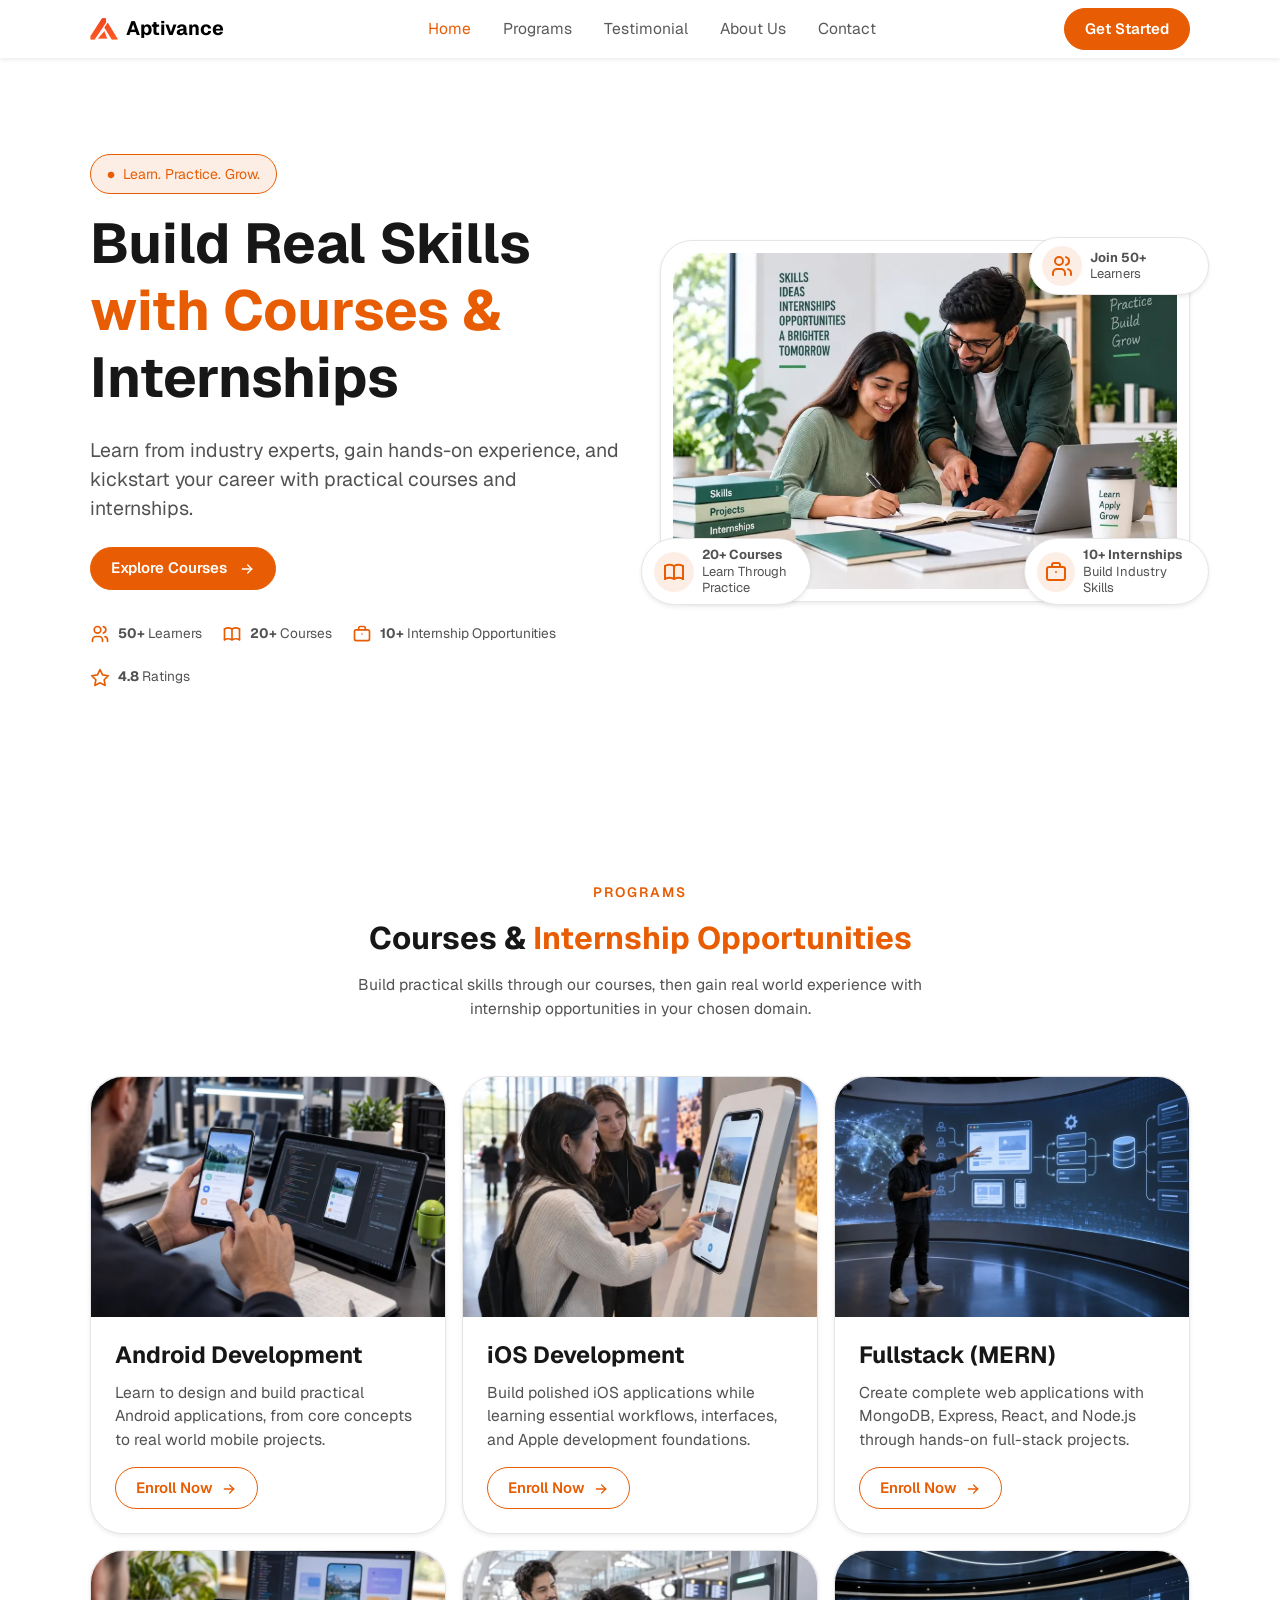
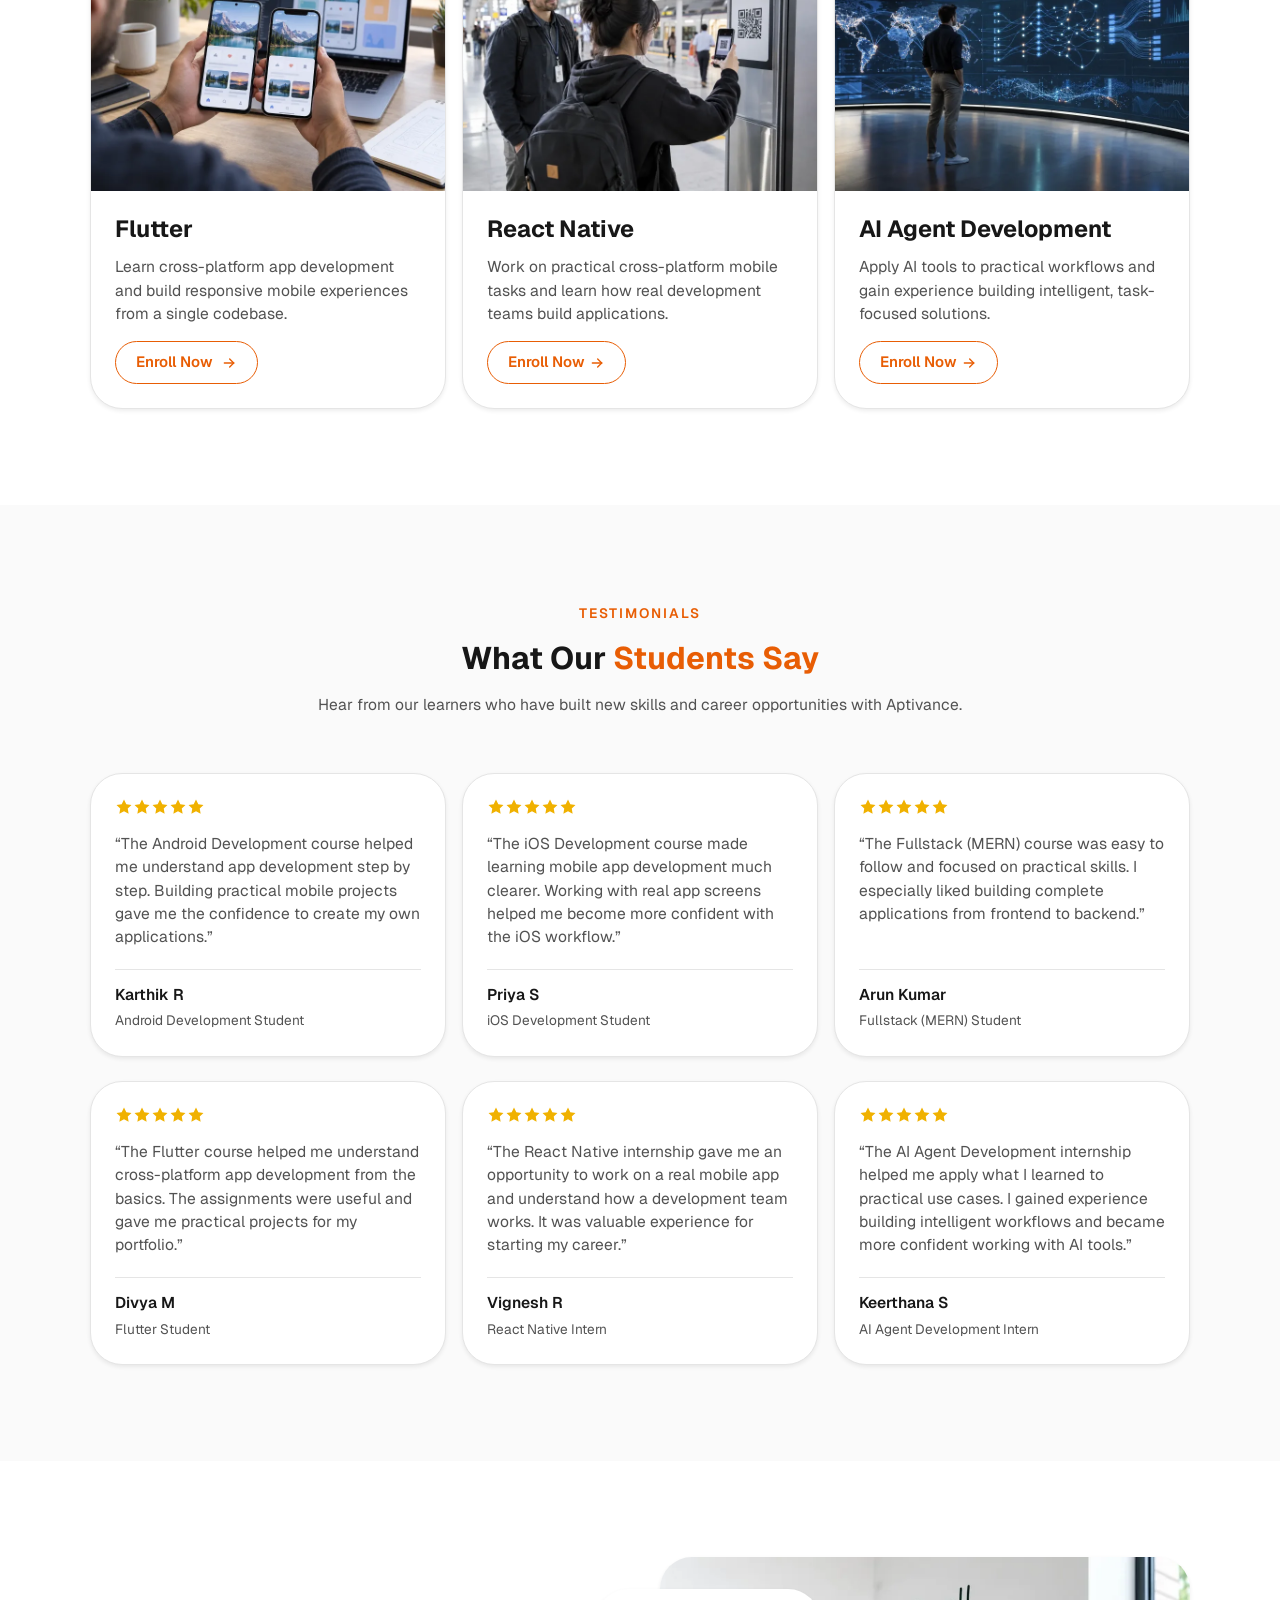
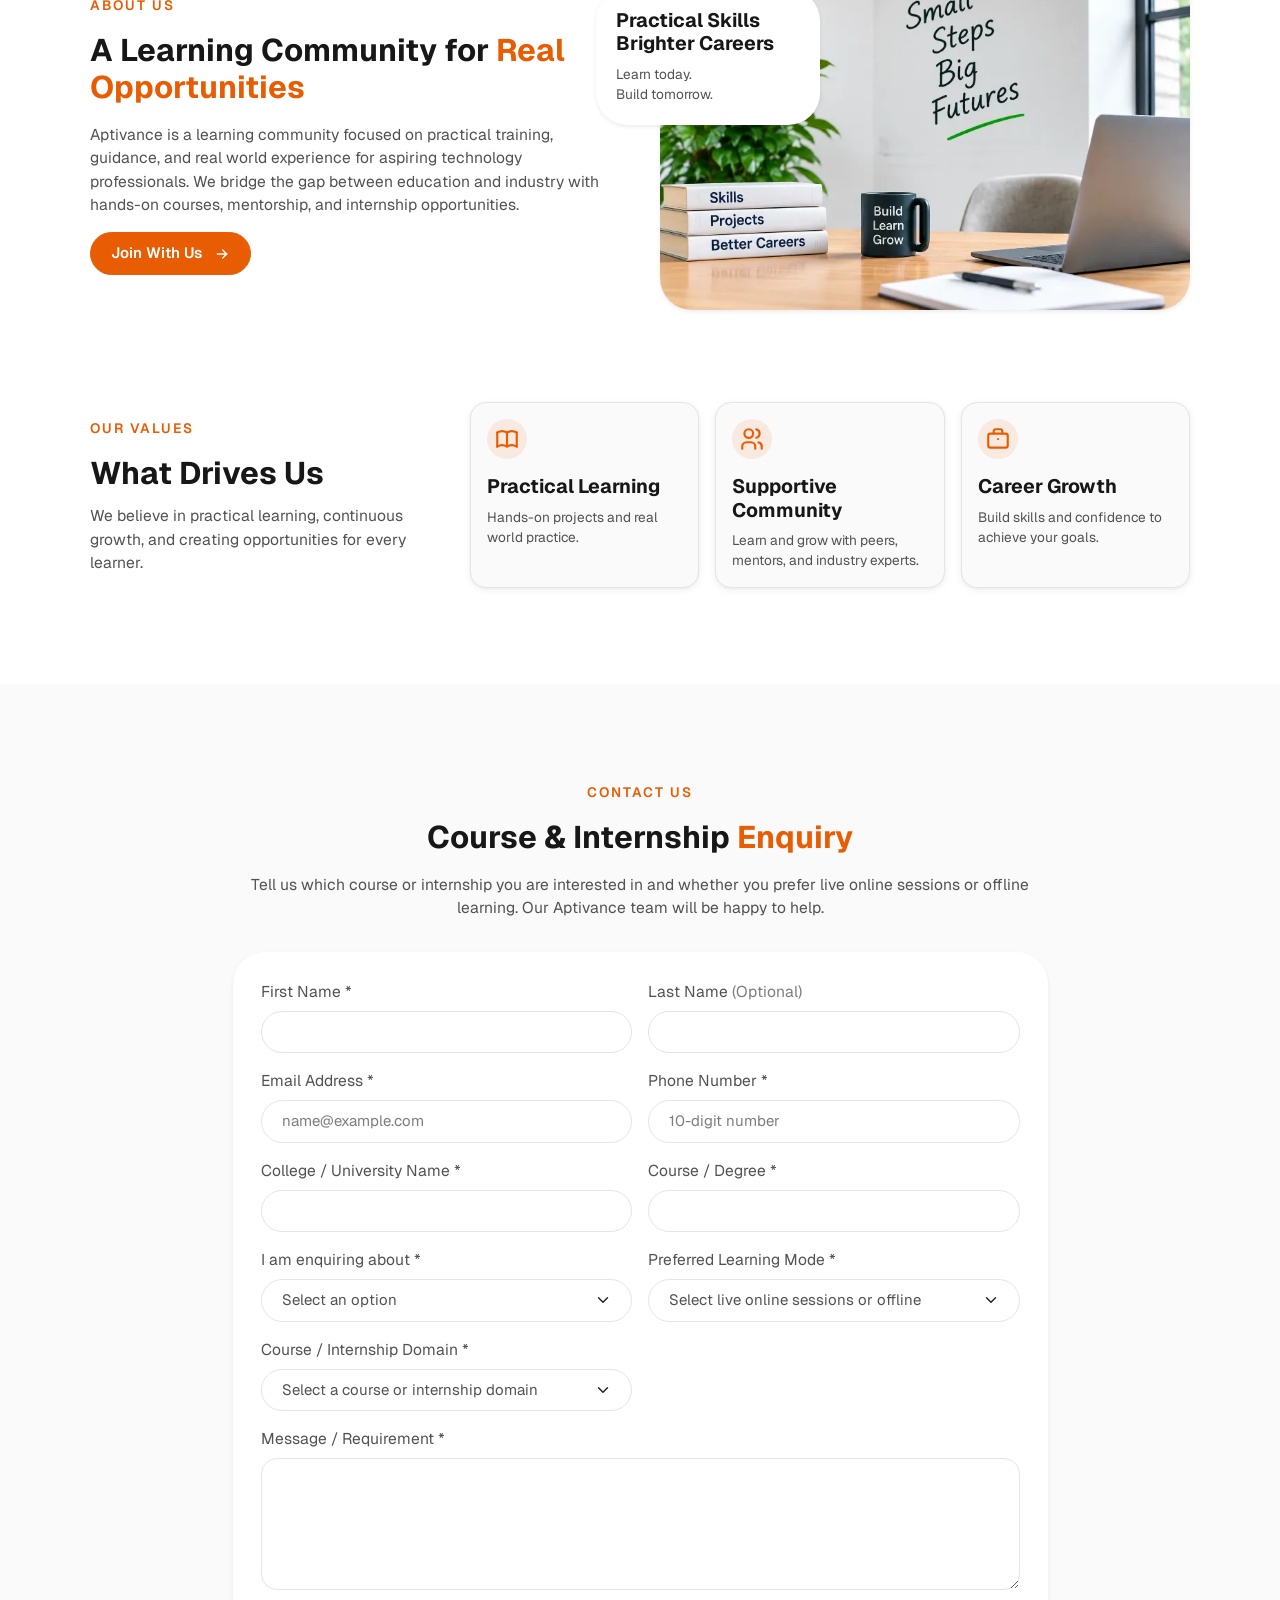
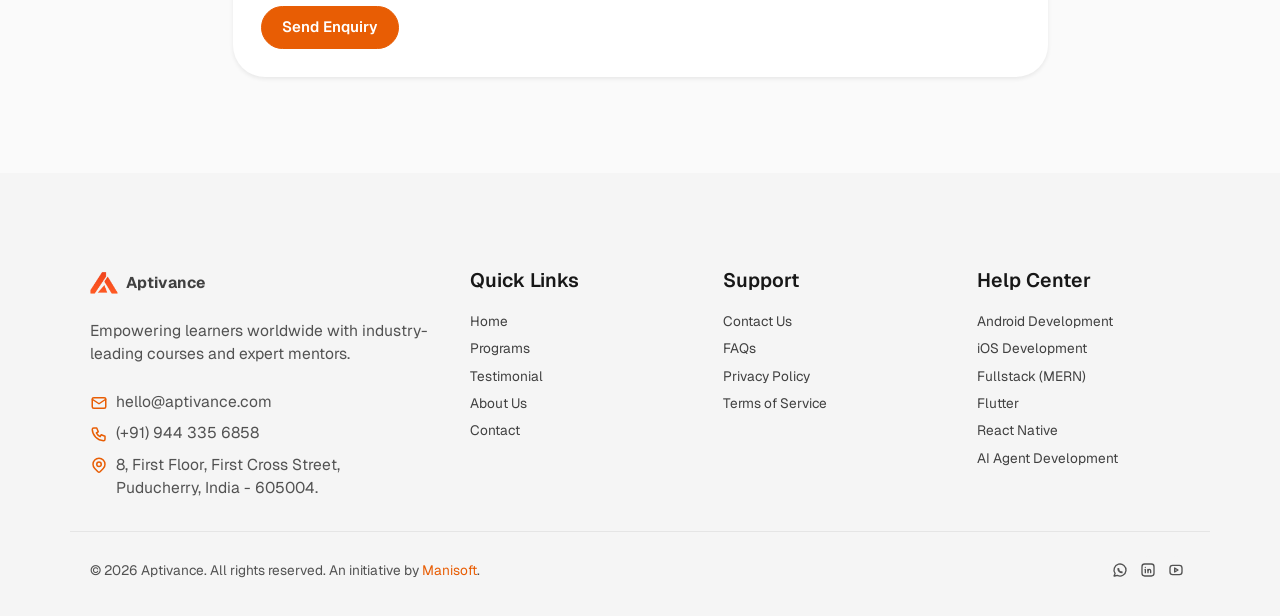
<file: index.html>
<!DOCTYPE html>
<html lang="en">

<head>
  <meta charset="UTF-8" />
  <title>Aptivance | Practical Courses and Internship Opportunities</title>
  <meta name="viewport" content="width=device-width, initial-scale=1">

  <!-- Search metadata -->
  <meta name="description" content="Build practical technology skills with Aptivance courses, hands-on learning, mentorship and internship opportunities in Puducherry, India.">
  <meta name="robots" content="index, follow">
  <link rel="canonical" href="https://aptivance.in/">

  <!-- Open Graph metadata -->
  <meta property="og:type" content="website">
  <meta property="og:title" content="Aptivance | Practical Courses and Internship Opportunities">
  <meta property="og:description" content="Build practical technology skills through courses, hands-on learning, mentorship and internship opportunities.">
  <meta property="og:url" content="https://aptivance.in/">
  <meta property="og:site_name" content="Aptivance">
  <meta property="og:image" content="https://aptivance.in/assets/images/aptivance-social-preview.webp">
  <meta property="og:image:secure_url" content="https://aptivance.in/assets/images/aptivance-social-preview.webp">
  <meta property="og:image:type" content="image/webp">
  <meta property="og:image:width" content="1200">
  <meta property="og:image:height" content="630">

  <!-- Twitter metadata -->
  <meta name="twitter:card" content="summary">
  <meta name="twitter:title" content="Aptivance | Practical Courses and Internship Opportunities">
  <meta name="twitter:description" content="Build practical technology skills through courses, hands-on learning, mentorship and internship opportunities.">
  <meta name="twitter:image" content="https://aptivance.in/assets/images/aptivance-social-preview.webp">

  <!-- Site assets -->
  <link rel="apple-touch-icon" sizes="180x180" href="./assets/images/favicon_io/apple-touch-icon.webp">
  <link rel="icon" type="image/png" sizes="32x32" href="./assets/images/favicon_io/favicon-32x32.png">
  <link rel="icon" type="image/png" sizes="16x16" href="./assets/images/favicon_io/favicon-16x16.png">
  <link rel="icon" href="./assets/images/favicon_io/favicon.ico" sizes="any">
  <link rel="manifest" href="./assets/images/favicon_io/site.webmanifest">
  <link rel="preconnect" href="https://fonts.googleapis.com">
  <link rel="preconnect" href="https://fonts.gstatic.com" crossorigin>
  <link rel="stylesheet" href="https://fonts.googleapis.com/css2?family=Geist:wght@100..900&display=swap">
  <link rel="stylesheet" href="./assets/css/style.min.css">

  <!-- Organization and website structured data -->
  <script type="application/ld+json">
    {
      "@context": "https://schema.org",
      "@graph": [
        {
          "@type": "Organization",
          "@id": "https://aptivance.in/#organization",
          "name": "Aptivance",
          "url": "https://aptivance.in/",
          "logo": "https://aptivance.in/assets/images/aptivance-icon.webp",
          "email": "hello@aptivance.com",
          "telephone": "+91-944-335-6858",
          "address": { "@type": "PostalAddress", "streetAddress": "8, First Floor, First Cross Street", "addressLocality": "Puducherry", "postalCode": "605004", "addressCountry": "IN" }
        },
        {
          "@type": "WebSite",
          "@id": "https://aptivance.in/#website",
          "url": "https://aptivance.in/",
          "name": "Aptivance",
          "publisher": { "@id": "https://aptivance.in/#organization" }
        },
        {
          "@type": "WebPage",
          "@id": "https://aptivance.in/#webpage",
          "url": "https://aptivance.in/",
          "name": "Aptivance | Practical Courses and Internship Opportunities",
          "description": "Build practical technology skills with Aptivance courses, hands-on learning, mentorship and internship opportunities in Puducherry, India.",
          "isPartOf": { "@id": "https://aptivance.in/#website" },
          "about": { "@id": "https://aptivance.in/#organization" },
          "inLanguage": "en"
        }
      ]
    }
  </script>
</head>

<body>
  <div data-component="navbar"></div>

  <section class="py-lg-13 py-8 bg-white position-relative" id="hero">
    <div class="circle-bg d-none d-lg-block"></div>
    <div class="container ">
      <div class="row align-items-center gy-8">
        <div class="col-lg-6">
          <span
            class="badge bg-primary bg-opacity-10 text-primary px-4 py-3 fw-normal border border-primary rounded-pill">
            <span>
              <span class="icon icon-tabler icons-tabler-filled icon-tabler-circle icon-mask icon-circle icon-size-8" aria-hidden="true"></span>
            </span>
            <span class="ms-1">Learn. Practice. Grow.</span></span>
          <h1 class="display-4 fw-bold  mt-4">
            Build Real Skills
            <span class="text-primary">with Courses &amp;</span>
            Internships
          </h1>

          <p class="my-6 lead fw-normal">
            Learn from industry experts, gain hands-on experience, and kickstart your career with practical courses
            and internships.
          </p>
          <div class="d-flex flex-md-row flex-column justify-content-start   gap-3">
            <a href="#courses" class="btn btn-primary">
              <span>Explore Courses</span>
              <span>
                <span class="icon icon-tabler icons-tabler-arrow-right ms-2 icon-mask icon-arrow-right icon-size-16" aria-hidden="true"></span>
              </span>
            </a>
          </div>
          <div class="d-flex flex-wrap gap-5 mt-8">
            <div class="d-flex align-items-center gap-2">
              <span>
                <span class="icon icon-tabler icons-tabler-users text-primary icon-mask icon-users icon-size-20" aria-hidden="true"></span>
              </span>
              <small class="mb-0"><span class="fw-bold">50+</span> Learners</small>
            </div>
            <div class="d-flex align-items-center gap-2">
              <span>
                <span class="icon icon-tabler icons-tabler-outline icon-tabler-book text-primary icon-mask icon-book icon-size-20" aria-hidden="true"></span>
              </span>
              <small class="mb-0"><span class="fw-bold">20+</span> Courses</small>
            </div>
            <div class="d-flex align-items-center gap-2">
              <span>
                <span class="icon icon-tabler icons-tabler-outline icon-tabler-briefcase text-primary icon-mask icon-briefcase icon-size-20" aria-hidden="true"></span>
              </span>
              <small class="mb-0"><span class="fw-bold">10+</span> Internship Opportunities</small>
            </div>
            <div class="d-flex align-items-center gap-2">
              <span>
                <span class="icon icon-tabler icons-tabler-outline icon-tabler-star text-primary icon-mask icon-star icon-size-20" aria-hidden="true"></span>
              </span>
              <small class="mb-0"><span class="fw-bold">4.8</span> Ratings</small>
            </div>
          </div>
        </div>
        <div class="col-lg-6">
          <div class="card p-3 rounded-5  shadow-sm">
            <div class="position-relative">
              <div class="position-relative">
                <img src="./assets/images/hero.webp" alt="Aptivance learners collaborating" class="hero-image rounded-5 img-fluid" width="768" height="512" loading="eager" fetchpriority="high" decoding="async" />
                <div class="position-absolute top-0 end-0  me-n8 mt-n4">
                  <div class="bg-white shadow-sm rounded-pill d-flex align-items-center gap-2 px-3 py-2 mb-4 border"
                    style="width: 180px;">
                    <div class="icon-shape icon-md rounded-circle bg-primary bg-opacity-10 text-primary d-flex align-items-center justify-content-center">
                      <span class="icon icon-tabler icons-tabler-users text-primary icon-mask icon-users icon-size-24" aria-hidden="true"></span>
                    </div>
                    <div class="d-flex flex-column text-xs lh-sm">
                      <span class="fw-bold">Join 50+</span>
                      <span>Learners</span>
                    </div>
                  </div>
                </div>
                <div class="position-absolute bottom-0 start-0  ms-n8 mb-n8">
                  <div class="bg-white shadow-sm rounded-pill d-flex align-items-center gap-2 px-3 py-2  mb-4 border"
                    style="width: 170px;">
                    <div
                      class="icon-shape icon-md flex-shrink-0 rounded-circle bg-primary bg-opacity-10 text-primary d-flex align-items-center justify-content-center">
                      <span class="icon icon-tabler icons-tabler-outline icon-tabler-book text-primary icon-mask icon-book icon-size-24" aria-hidden="true"></span>
                    </div>
                    <div class="d-flex flex-column text-xs lh-sm">
                      <span class="fw-bold">20+ Courses</span>
                      <span>Learn Through Practice</span>
                    </div>
                  </div>
                </div>
                <div class="position-absolute bottom-0 end-0 me-n8 mb-n8">
                  <div class="bg-white shadow-sm rounded-pill d-flex align-items-center gap-2 px-3 py-2 mb-4 border"
                    style="width: 185px;">
                    <div
                      class="icon-shape icon-md rounded-circle bg-primary bg-opacity-10 text-primary d-flex align-items-center justify-content-center">
                      <span class="icon icon-tabler icons-tabler-outline icon-tabler-briefcase text-primary icon-mask icon-briefcase icon-size-24" aria-hidden="true"></span>
                    </div>
                    <div class="d-flex flex-column text-xs lh-sm">
                      <span class="fw-bold">10+ Internships</span>
                      <span>Build Industry Skills</span>
                    </div>
                  </div>
                </div>
              </div>
            </div>
          </div>
        </div>
      </div>
  </section>

  <section class="py-lg-13 py-8" id="courses">
    <div class="container">
      <div class="row text-center">
        <div class="col-lg-7 mx-auto">
          <div class="mb-10">
            <span class="text-primary text-uppercase small fw-semibold" style="letter-spacing: .125rem;">Programs</span>
            <h2 class="fw-bold mt-4 mb-4">Courses &amp; <span class="text-primary">Internship Opportunities</span></h2>
            <p class="mb-0">Build practical skills through our courses, then gain real world experience with internship opportunities in your chosen domain.</p>
          </div>
        </div>
      </div>
      <div>
        <!-- Course Card Start -->
        <div class="row g-4">
          <!-- Course Card 1 -->
          <div class="col-lg-4 col-md-6">
            <div class="card  shadow-sm h-100 rounded-5 card-lift">
              <div class="position-relative overflow-hidden">
                <img src="./assets/images/program-android-development.webp" class="rounded-top-5 card-img-top" style="height: 240px; object-fit: cover;" width="768" height="512" loading="lazy" decoding="async" alt="Android Development course">
              </div>
              <div class="card-body p-6">
                <h3 class="mb-3 h4 fw-bold">Android Development</h3>
                <p class="mb-4">Learn to design and build practical Android applications, from core concepts to real world mobile projects.</p>
                <div class="d-flex mt-4">
                  <a href="#contact" class="btn btn-outline-primary"><span>Enroll Now</span>
                    <span>
                      <span class="icon icon-tabler icons-tabler-arrow-right ms-1 icon-mask icon-arrow-right icon-size-16" aria-hidden="true"></span>
                    </span>
                  </a>
                </div>
              </div>
            </div>
          </div>
          <!-- Course Card 2 -->
          <div class="col-lg-4 col-md-6">
            <div class="card  shadow-sm h-100 rounded-5 card-lift">
              <div class="position-relative overflow-hidden">
                <img src="./assets/images/program-ios-development.webp" class="rounded-top-5 card-img-top" style="height: 240px; object-fit: cover;" width="768" height="512" loading="lazy" decoding="async" alt="iOS Development course">

              </div>
              <div class="card-body p-6">
                <h3 class="mb-3 h4 fw-bold">iOS Development</h3>
                <p class="mb-4">Build polished iOS applications while learning essential workflows, interfaces, and Apple development foundations.</p>
                <div class="d-flex mt-4">
                  <a href="#contact" class="btn btn-outline-primary"><span>Enroll Now</span>
                    <span>
                      <span class="icon icon-tabler icons-tabler-arrow-right ms-1 icon-mask icon-arrow-right icon-size-16" aria-hidden="true"></span>
                    </span>
                  </a>
                </div>
              </div>
            </div>
          </div>
          <!-- Course Card 3 -->
          <div class="col-lg-4 col-md-6">
            <div class="card  shadow-sm h-100 rounded-5 card-lift">
              <div class="position-relative overflow-hidden">
                <img src="./assets/images/program-fullstack-mern.webp" class="rounded-top-5 card-img-top" style="height: 240px; object-fit: cover;" width="768" height="512" loading="lazy" decoding="async" alt="Fullstack MERN course">
              </div>
              <div class="card-body p-6">
                <h3 class="mb-3 h4 fw-bold">Fullstack (MERN)</h3>
                <p class="mb-4">Create complete web applications with MongoDB, Express, React, and Node.js through hands-on full-stack projects.</p>
                <div class="d-flex mt-4">
                  <a href="#contact" class="btn btn-outline-primary"><span>Enroll Now</span>
                    <span>
                      <span class="icon icon-tabler icons-tabler-arrow-right ms-1 icon-mask icon-arrow-right icon-size-16" aria-hidden="true"></span>
                    </span>
                  </a>
                </div>
              </div>
            </div>
          </div>
          <!-- Course Card 4 -->
          <div class="col-lg-4 col-md-6">
            <div class="card  shadow-sm h-100 rounded-5 card-lift">
              <div class="position-relative overflow-hidden">
                <img src="./assets/images/program-flutter.webp" class="rounded-top-5 card-img-top" style="height: 240px; object-fit: cover;" width="768" height="512" loading="lazy" decoding="async" alt="Flutter course">
              </div>
              <div class="card-body p-6">
                <h3 class="mb-3 h4 fw-bold">Flutter</h3>
                <p class="mb-4">Learn cross-platform app development and build responsive mobile experiences from a single codebase.</p>
                <div class="d-flex mt-4">
                  <a href="#contact" class="btn btn-outline-primary"><span>Enroll Now</span>
                    <span>
                      <span class="icon icon-tabler icons-tabler-arrow-right ms-1 icon-mask icon-arrow-right icon-size-16" aria-hidden="true"></span>
                    </span>
                  </a>
                </div>
              </div>
            </div>
          </div>
          <div class="col-lg-4 col-md-6">
            <div class="card shadow-sm h-100 rounded-5 card-lift">
              <div class="position-relative overflow-hidden">
                <img src="./assets/images/program-react-native.webp" class="rounded-top-5 card-img-top" style="height: 240px; object-fit: cover;" width="768" height="512" loading="lazy" decoding="async" alt="React Native internship">
              </div>
              <div class="card-body p-6">
                <h3 class="mb-3 h4 fw-bold">React Native</h3>
                <p class="mb-4">Work on practical cross-platform mobile tasks and learn how real development teams build applications.</p>
                <div class="d-flex mt-4"><a href="#contact" class="btn btn-outline-primary"><span>Enroll Now</span><span class="icon icon-tabler icons-tabler-arrow-right ms-1 icon-mask icon-arrow-right icon-size-16" aria-hidden="true"></span></a></div>
              </div>
            </div>
          </div>
          <div class="col-lg-4 col-md-6">
            <div class="card shadow-sm h-100 rounded-5 card-lift">
              <div class="position-relative overflow-hidden">
                <img src="./assets/images/program-ai-agent.webp" class="rounded-top-5 card-img-top" style="height: 240px; object-fit: cover;" width="768" height="512" loading="lazy" decoding="async" alt="AI Agent Development internship">
              </div>
              <div class="card-body p-6">
                <h3 class="mb-3 h4 fw-bold">AI Agent Development</h3>
                <p class="mb-4">Apply AI tools to practical workflows and gain experience building intelligent, task-focused solutions.</p>
                <div class="d-flex mt-4"><a href="#contact" class="btn btn-outline-primary"><span>Enroll Now</span><span class="icon icon-tabler icons-tabler-arrow-right ms-1 icon-mask icon-arrow-right icon-size-16" aria-hidden="true"></span></a></div>
              </div>
            </div>
          </div>
        </div>
      </div>
  </section>

  <section class="py-lg-13 py-8 bg-light bg-opacity-50" id="testimonials">
    <div class="container">
      <div class="text-center mb-10">
        <span class="text-primary text-uppercase small fw-semibold" style="letter-spacing: .125rem;">Testimonials</span>
        <h2 class="fw-bold mt-4 mb-4">What Our <span class="text-primary">Students Say</span></h2>
        <p class="mb-0">Hear from our learners who have built new skills and career opportunities with Aptivance.</p>
      </div>
      <div class="row gx-4 gy-6">
        <div class="col-lg-4 col-12"><div class="card rounded-5 shadow-sm h-100 border"><div class="card-body p-6 d-flex flex-column"><div class="d-flex gap-0 align-items-center">
                <span class="icon icon-tabler icons-tabler-filled icon-tabler-star text-warning icon-mask icon-star-filled icon-size-18" aria-hidden="true"></span>
                <span class="icon icon-tabler icons-tabler-filled icon-tabler-star text-warning icon-mask icon-star-filled icon-size-18" aria-hidden="true"></span>
                <span class="icon icon-tabler icons-tabler-filled icon-tabler-star text-warning icon-mask icon-star-filled icon-size-18" aria-hidden="true"></span>
                <span class="icon icon-tabler icons-tabler-filled icon-tabler-star text-warning icon-mask icon-star-filled icon-size-18" aria-hidden="true"></span>
                <span class="icon icon-tabler icons-tabler-filled icon-tabler-star text-warning icon-mask icon-star-filled icon-size-18" aria-hidden="true"></span>
              </div><p class="mt-4 mb-5">“The Android Development course helped me understand app development step by step. Building practical mobile projects gave me the confidence to create my own applications.”</p><div class="mt-auto pt-4 border-top"><p class="h6 mb-1">Karthik R</p><small>Android Development Student</small></div></div></div></div>
        <div class="col-lg-4 col-12"><div class="card rounded-5 shadow-sm h-100 border"><div class="card-body p-6 d-flex flex-column"><div class="d-flex gap-0 align-items-center">
                <span class="icon icon-tabler icons-tabler-filled icon-tabler-star text-warning icon-mask icon-star-filled icon-size-18" aria-hidden="true"></span>
                <span class="icon icon-tabler icons-tabler-filled icon-tabler-star text-warning icon-mask icon-star-filled icon-size-18" aria-hidden="true"></span>
                <span class="icon icon-tabler icons-tabler-filled icon-tabler-star text-warning icon-mask icon-star-filled icon-size-18" aria-hidden="true"></span>
                <span class="icon icon-tabler icons-tabler-filled icon-tabler-star text-warning icon-mask icon-star-filled icon-size-18" aria-hidden="true"></span>
                <span class="icon icon-tabler icons-tabler-filled icon-tabler-star text-warning icon-mask icon-star-filled icon-size-18" aria-hidden="true"></span>
              </div><p class="mt-4 mb-5">“The iOS Development course made learning mobile app development much clearer. Working with real app screens helped me become more confident with the iOS workflow.”</p><div class="mt-auto pt-4 border-top"><p class="h6 mb-1">Priya S</p><small>iOS Development Student</small></div></div></div></div>
        <div class="col-lg-4 col-12"><div class="card rounded-5 shadow-sm h-100 border"><div class="card-body p-6 d-flex flex-column"><div class="d-flex gap-0 align-items-center">
                <span class="icon icon-tabler icons-tabler-filled icon-tabler-star text-warning icon-mask icon-star-filled icon-size-18" aria-hidden="true"></span>
                <span class="icon icon-tabler icons-tabler-filled icon-tabler-star text-warning icon-mask icon-star-filled icon-size-18" aria-hidden="true"></span>
                <span class="icon icon-tabler icons-tabler-filled icon-tabler-star text-warning icon-mask icon-star-filled icon-size-18" aria-hidden="true"></span>
                <span class="icon icon-tabler icons-tabler-filled icon-tabler-star text-warning icon-mask icon-star-filled icon-size-18" aria-hidden="true"></span>
                <span class="icon icon-tabler icons-tabler-filled icon-tabler-star text-warning icon-mask icon-star-filled icon-size-18" aria-hidden="true"></span>
              </div><p class="mt-4 mb-5">“The Fullstack (MERN) course was easy to follow and focused on practical skills. I especially liked building complete applications from frontend to backend.”</p><div class="mt-auto pt-4 border-top"><p class="h6 mb-1">Arun Kumar</p><small>Fullstack (MERN) Student</small></div></div></div></div>
        <div class="col-lg-4 col-12"><div class="card rounded-5 shadow-sm h-100 border"><div class="card-body p-6 d-flex flex-column"><div class="d-flex gap-0 align-items-center">
                <span class="icon icon-tabler icons-tabler-filled icon-tabler-star text-warning icon-mask icon-star-filled icon-size-18" aria-hidden="true"></span>
                <span class="icon icon-tabler icons-tabler-filled icon-tabler-star text-warning icon-mask icon-star-filled icon-size-18" aria-hidden="true"></span>
                <span class="icon icon-tabler icons-tabler-filled icon-tabler-star text-warning icon-mask icon-star-filled icon-size-18" aria-hidden="true"></span>
                <span class="icon icon-tabler icons-tabler-filled icon-tabler-star text-warning icon-mask icon-star-filled icon-size-18" aria-hidden="true"></span>
                <span class="icon icon-tabler icons-tabler-filled icon-tabler-star text-warning icon-mask icon-star-filled icon-size-18" aria-hidden="true"></span>
              </div><p class="mt-4 mb-5">“The Flutter course helped me understand cross-platform app development from the basics. The assignments were useful and gave me practical projects for my portfolio.”</p><div class="mt-auto pt-4 border-top"><p class="h6 mb-1">Divya M</p><small>Flutter Student</small></div></div></div></div>
        <div class="col-lg-4 col-12"><div class="card rounded-5 shadow-sm h-100 border"><div class="card-body p-6 d-flex flex-column"><div class="d-flex gap-0 align-items-center">
                <span class="icon icon-tabler icons-tabler-filled icon-tabler-star text-warning icon-mask icon-star-filled icon-size-18" aria-hidden="true"></span>
                <span class="icon icon-tabler icons-tabler-filled icon-tabler-star text-warning icon-mask icon-star-filled icon-size-18" aria-hidden="true"></span>
                <span class="icon icon-tabler icons-tabler-filled icon-tabler-star text-warning icon-mask icon-star-filled icon-size-18" aria-hidden="true"></span>
                <span class="icon icon-tabler icons-tabler-filled icon-tabler-star text-warning icon-mask icon-star-filled icon-size-18" aria-hidden="true"></span>
                <span class="icon icon-tabler icons-tabler-filled icon-tabler-star text-warning icon-mask icon-star-filled icon-size-18" aria-hidden="true"></span>
              </div><p class="mt-4 mb-5">“The React Native internship gave me an opportunity to work on a real mobile app and understand how a development team works. It was valuable experience for starting my career.”</p><div class="mt-auto pt-4 border-top"><p class="h6 mb-1">Vignesh R</p><small>React Native Intern</small></div></div></div></div>
        <div class="col-lg-4 col-12"><div class="card rounded-5 shadow-sm h-100 border"><div class="card-body p-6 d-flex flex-column"><div class="d-flex gap-0 align-items-center">
                <span class="icon icon-tabler icons-tabler-filled icon-tabler-star text-warning icon-mask icon-star-filled icon-size-18" aria-hidden="true"></span>
                <span class="icon icon-tabler icons-tabler-filled icon-tabler-star text-warning icon-mask icon-star-filled icon-size-18" aria-hidden="true"></span>
                <span class="icon icon-tabler icons-tabler-filled icon-tabler-star text-warning icon-mask icon-star-filled icon-size-18" aria-hidden="true"></span>
                <span class="icon icon-tabler icons-tabler-filled icon-tabler-star text-warning icon-mask icon-star-filled icon-size-18" aria-hidden="true"></span>
                <span class="icon icon-tabler icons-tabler-filled icon-tabler-star text-warning icon-mask icon-star-filled icon-size-18" aria-hidden="true"></span>
              </div><p class="mt-4 mb-5">“The AI Agent Development internship helped me apply what I learned to practical use cases. I gained experience building intelligent workflows and became more confident working with AI tools.”</p><div class="mt-auto pt-4 border-top"><p class="h6 mb-1">Keerthana S</p><small>AI Agent Development Intern</small></div></div></div></div>
      </div>
    </div>
  </section>

  <section class="py-lg-13 py-8" id="about">
    <div class="container">
      <div class="row align-items-center gy-8">
        <div class="col-lg-6">
          <span class="text-primary text-uppercase small fw-semibold" style="letter-spacing: .125rem;">About Us</span>
          <h2 class="fw-bold mt-4 mb-4">A Learning Community for <span class="text-primary">Real Opportunities</span></h2>
          <p class="mb-4">Aptivance is a learning community focused on practical training, guidance, and real world experience for aspiring technology professionals. We bridge the gap between education and industry with hands-on courses, mentorship, and internship opportunities.</p>
          <a href="#contact" class="btn btn-primary">Join With Us <span class="icon icon-tabler icons-tabler-arrow-right ms-2 icon-mask icon-arrow-right icon-size-16" aria-hidden="true"></span></a>
        </div>
        <div class="col-lg-6">
          <div class="about-visual position-relative pt-lg-0 pt-5">
            <div class="about-callout card border-0 shadow-sm rounded-5"><div class="card-body"><h3 class="h5 fw-bold">Practical Skills<br>Brighter Careers</h3><p class="mb-0 small">Learn today.<br>Build tomorrow.</p></div></div>
            <img src="./assets/images/about.webp" alt="Students collaborating in an Aptivance learning session" class="img-fluid rounded-5 shadow-sm w-100" width="768" height="512" loading="lazy" decoding="async">
          </div>
        </div>
      </div>
      <div class="row align-items-center gy-5 mt-lg-10 mt-8 pt-lg-4">
        <div class="col-lg-4">
          <span class="text-primary text-uppercase small fw-semibold" style="letter-spacing: .125rem;">Our Values</span>
          <h2 class="fw-bold mt-4 mb-3">What Drives Us</h2>
          <p class="mb-0">We believe in practical learning, continuous growth, and creating opportunities for every learner.</p>
        </div>
        <div class="col-lg-8"><div class="row g-4">
          <div class="col-md-4"><div class="card value-card h-100"><div class="card-body p-4"><div class="icon-shape icon-md rounded-circle bg-primary bg-opacity-10 text-primary d-flex align-items-center justify-content-center mb-4"><span class="icon icon-tabler icons-tabler-outline icon-tabler-book icon-mask icon-book icon-size-26" aria-hidden="true"></span></div><h3 class="h5 fw-bold mb-2">Practical Learning</h3><p class="small mb-0">Hands-on projects and real world practice.</p></div></div></div>
          <div class="col-md-4"><div class="card value-card h-100"><div class="card-body p-4"><div class="icon-shape icon-md rounded-circle bg-primary bg-opacity-10 text-primary d-flex align-items-center justify-content-center mb-4"><span class="icon icon-tabler icons-tabler-users icon-mask icon-users icon-size-26" aria-hidden="true"></span></div><h3 class="h5 fw-bold mb-2">Supportive Community</h3><p class="small mb-0">Learn and grow with peers, mentors, and industry experts.</p></div></div></div>
          <div class="col-md-4"><div class="card value-card h-100"><div class="card-body p-4"><div class="icon-shape icon-md rounded-circle bg-primary bg-opacity-10 text-primary d-flex align-items-center justify-content-center mb-4"><span class="icon icon-tabler icons-tabler-outline icon-tabler-briefcase icon-mask icon-briefcase icon-size-26" aria-hidden="true"></span></div><h3 class="h5 fw-bold mb-2">Career Growth</h3><p class="small mb-0">Build skills and confidence to achieve your goals.</p></div></div></div>
        </div></div>
      </div>
    </div>
  </section>

  <section class="py-lg-13 py-8 bg-light bg-opacity-50" id="contact">
    <div class="container">
      <div class="row justify-content-center">
        <div class="col-lg-9">
          <div class="text-center mb-8">
            <span class="text-primary text-uppercase small fw-semibold" style="letter-spacing: .125rem;">Contact Us</span>
            <h2 class="fw-bold mt-4 mb-4">Course &amp; Internship <span class="text-primary">Enquiry</span></h2>
            <p class="mb-0">Tell us which course or internship you are interested in and whether you prefer live online sessions or offline learning. Our Aptivance team will be happy to help.</p>
          </div>
          <div class="card border-0 shadow-sm rounded-5">
            <div class="card-body p-5 p-md-7">
              <form id="programEnquiryForm" novalidate>
                <div class="row g-4">
                  <div class="col-md-6">
                    <label for="firstName" class="form-label">First Name *</label>
                    <input id="firstName" name="firstName" type="text" class="form-control" autocomplete="given-name" required>
                    <div class="invalid-feedback">Please enter your first name.</div>
                  </div>
                  <div class="col-md-6">
                    <label for="lastName" class="form-label">Last Name <span class="text-muted">(Optional)</span></label>
                    <input id="lastName" name="lastName" type="text" class="form-control" autocomplete="family-name">
                  </div>
                  <div class="col-md-6">
                    <label for="enquiryEmail" class="form-label">Email Address *</label>
                    <input id="enquiryEmail" name="email" type="email" class="form-control" placeholder="name@example.com" autocomplete="email" required>
                    <div class="invalid-feedback">Please enter a valid email address.</div>
                  </div>
                  <div class="col-md-6">
                    <label for="phoneNumber" class="form-label">Phone Number *</label>
                    <input id="phoneNumber" name="phone" type="tel" class="form-control" placeholder="10-digit number" autocomplete="tel" inputmode="numeric" maxlength="10" required>
                    <div class="invalid-feedback">Please enter a 10-digit phone number.</div>
                  </div>
                  <div class="col-md-6">
                    <label for="collegeName" class="form-label">College / University Name *</label>
                    <input id="collegeName" name="college" type="text" class="form-control" required>
                    <div class="invalid-feedback">Please enter your college or university name.</div>
                  </div>
                  <div class="col-md-6">
                    <label for="courseName" class="form-label">Course / Degree *</label>
                    <input id="courseName" name="course" type="text" class="form-control" required>
                    <div class="invalid-feedback">Please enter your course or degree.</div>
                  </div>
                  <div class="col-md-6">
                    <label for="programType" class="form-label">I am enquiring about *</label>
                    <select id="programType" name="programType" class="form-select" required>
                      <option value="" selected disabled>Select an option</option>
                      <option>Course</option>
                      <option>Internship</option>
                      <option>Course and Internship</option>
                    </select>
                    <div class="invalid-feedback">Please select what you are enquiring about.</div>
                  </div>
                  <div class="col-md-6">
                    <label for="learningMode" class="form-label">Preferred Learning Mode *</label>
                    <select id="learningMode" name="learningMode" class="form-select" required>
                      <option value="" selected disabled>Select live online sessions or offline</option>
                      <option>Online (Live Sessions)</option>
                      <option>Offline</option>
                    </select>
                    <div class="invalid-feedback">Please select your preferred learning mode.</div>
                  </div>
                  <div class="col-md-6">
                    <label for="programDomain" class="form-label">Course / Internship Domain *</label>
                    <select id="programDomain" name="domain" class="form-select" required>
                      <option value="" selected disabled>Select a course or internship domain</option>
                      <option>Android Development</option>
                      <option>iOS Development</option>
                      <option>Fullstack (MERN)</option>
                      <option>Flutter</option>
                      <option>React Native</option>
                      <option>AI Agent Development</option>
                    </select>
                    <div class="invalid-feedback">Please select a course or internship domain.</div>
                  </div>
                  <div class="col-12">
                    <label for="enquiryMessage" class="form-label">Message / Requirement *</label>
                    <textarea id="enquiryMessage" name="message" class="form-control rounded-4" rows="5" required></textarea>
                    <div class="invalid-feedback">Please tell us how we can help.</div>
                  </div>
                  <div class="col-12">
                    <button class="btn btn-primary px-5" type="submit">Send Enquiry</button>
                  </div>
                </div>
              </form>
            </div>
          </div>
        </div>
      </div>
    </div>
  </section>

  <div data-component="footer"></div>

  <!-- Bootstrap JS -->
  <script src="./assets/js/layout.js"></script>
  <script src="./assets/js/bootstrap.bundle.min.js"></script>
  <script src="./assets/js/app.js"></script>

</body>
</html>
</file>
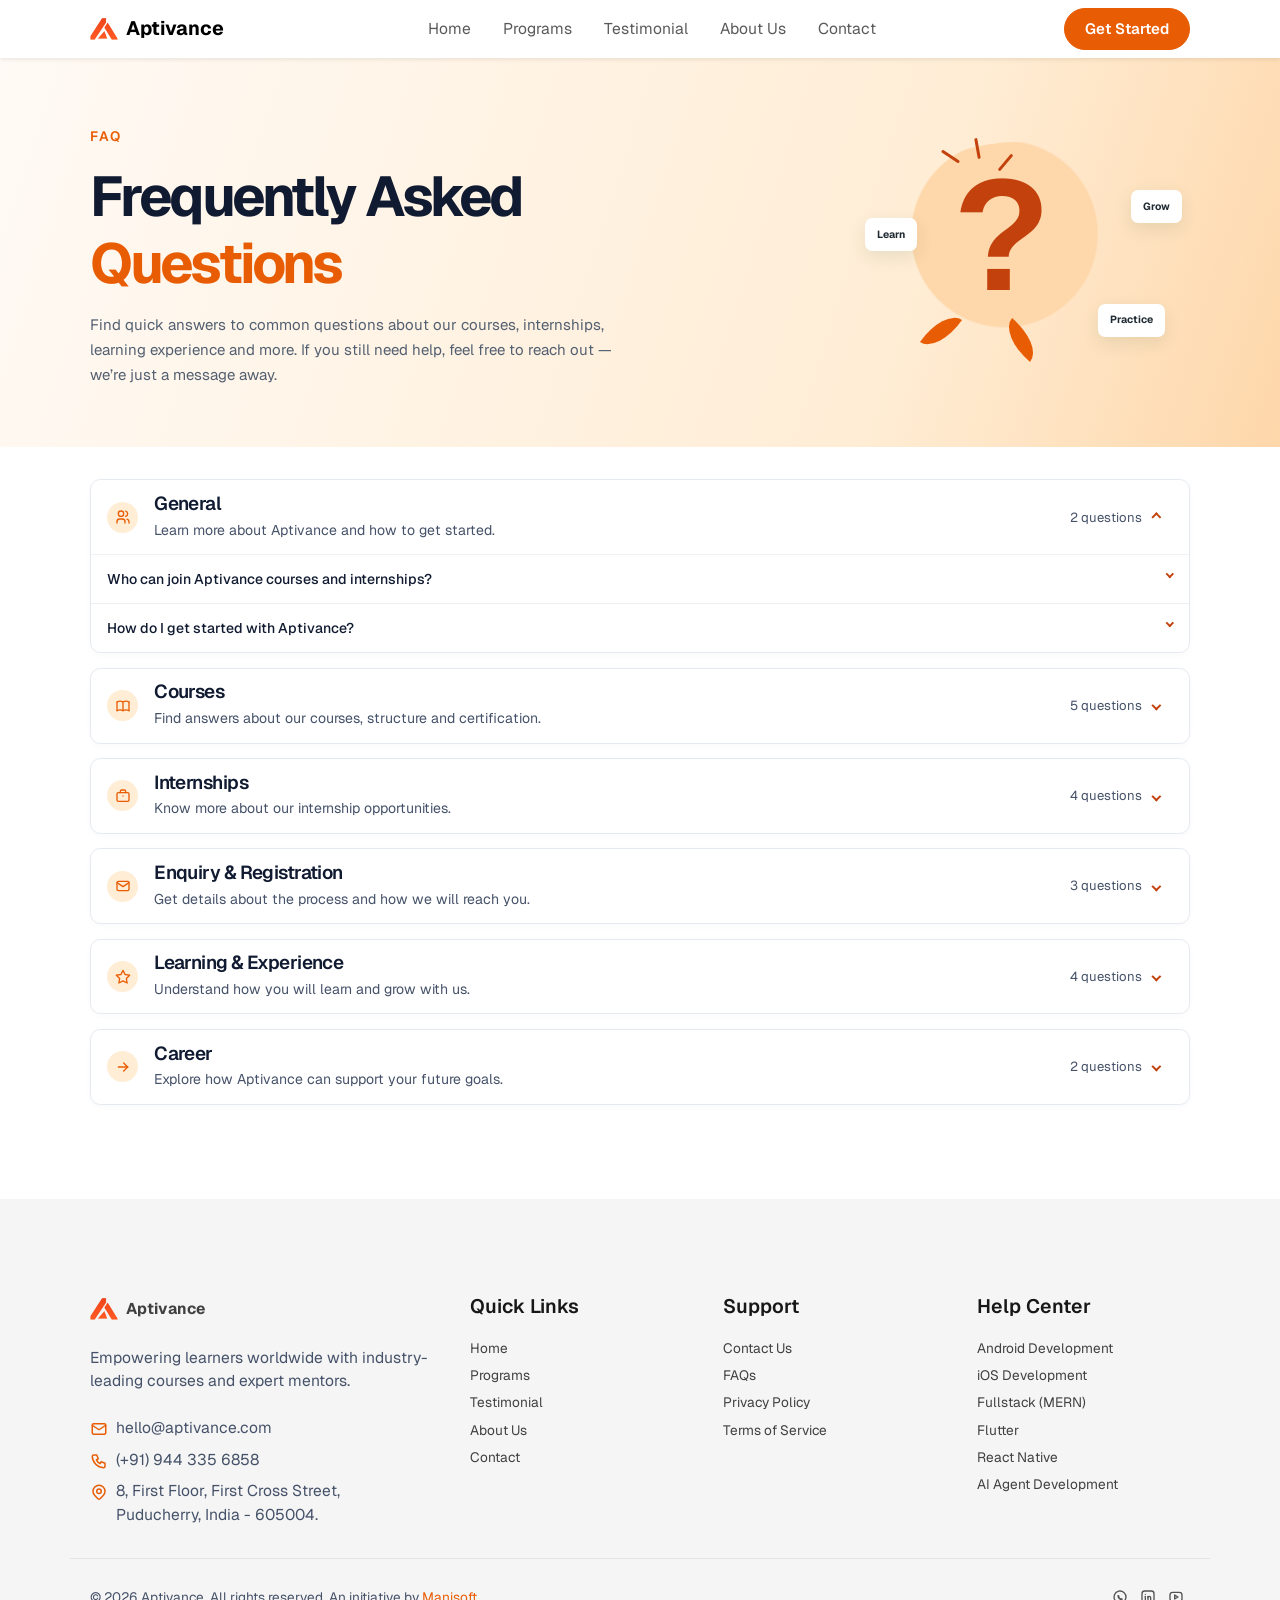
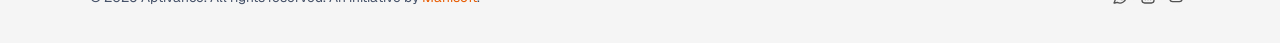
<file: faq/index.html>
<!doctype html>
<html lang="en">
  <head>
    <meta charset="utf-8" />
    <meta name="viewport" content="width=device-width, initial-scale=1" />
    <base href="../" />
    <title>Frequently Asked Questions | Aptivance</title>

    <!-- Search metadata -->
    <meta name="description" content="Answers to common questions about Aptivance courses, internships, registration, learning support and career growth." />
    <meta name="robots" content="index, follow" />
    <link rel="canonical" href="https://aptivance.in/faq/" />

    <!-- Open Graph metadata -->
    <meta property="og:type" content="website" />
    <meta property="og:title" content="Frequently Asked Questions | Aptivance" />
    <meta property="og:description" content="Find answers about Aptivance courses, internships, registration, learning support and career growth." />
    <meta property="og:url" content="https://aptivance.in/faq/" />
    <meta property="og:site_name" content="Aptivance" />
    <meta property="og:image" content="https://aptivance.in/assets/images/aptivance-social-preview.webp" />
    <meta property="og:image:secure_url" content="https://aptivance.in/assets/images/aptivance-social-preview.webp" />
    <meta property="og:image:type" content="image/webp" />
    <meta property="og:image:width" content="1200" />
    <meta property="og:image:height" content="630" />

    <!-- Twitter metadata -->
    <meta name="twitter:card" content="summary" />
    <meta name="twitter:title" content="Frequently Asked Questions | Aptivance" />
    <meta name="twitter:description" content="Find answers about Aptivance courses, internships, registration, learning support and career growth." />
    <meta name="twitter:image" content="https://aptivance.in/assets/images/aptivance-social-preview.webp" />

    <!-- Site assets -->
    <link rel="apple-touch-icon" sizes="180x180" href="../assets/images/favicon_io/apple-touch-icon.webp" />
    <link rel="icon" type="image/png" sizes="32x32" href="../assets/images/favicon_io/favicon-32x32.png" />
    <link rel="icon" type="image/png" sizes="16x16" href="../assets/images/favicon_io/favicon-16x16.png" />
    <link rel="icon" href="../assets/images/favicon_io/favicon.ico" sizes="any" />
    <link rel="manifest" href="../assets/images/favicon_io/site.webmanifest" />
    <link rel="preconnect" href="https://fonts.googleapis.com">
    <link rel="preconnect" href="https://fonts.gstatic.com" crossorigin>
    <link rel="stylesheet" href="https://fonts.googleapis.com/css2?family=Geist:wght@100..900&display=swap">
    <link rel="stylesheet" href="../assets/css/style.min.css" />

    <!-- FAQ structured data -->
    <script type="application/ld+json">
      {
        "@context": "https://schema.org",
        "@type": "FAQPage",
        "@id": "https://aptivance.in/faq/#faq",
        "url": "https://aptivance.in/faq/",
        "name": "Frequently Asked Questions | Aptivance",
        "description": "Answers to common questions about Aptivance courses, internships, registration, learning support and career growth.",
        "inLanguage": "en",
        "mainEntity": [
          {
            "@type": "Question",
            "name": "Who can join Aptivance courses and internships?",
            "acceptedAnswer": {
              "@type": "Answer",
              "text": "Aptivance is suitable for students, graduates, and freshers who want to develop their skills and gain practical experience. You can choose a course or internship based on your current knowledge, interests, and career goals."
            }
          },
          {
            "@type": "Question",
            "name": "How do I get started with Aptivance?",
            "acceptedAnswer": {
              "@type": "Answer",
              "text": "You can start by exploring the courses and internship opportunities available at Aptivance. Once you find a program that interests you, submit an enquiry through our website and our team will help you with the next steps."
            }
          },
          {
            "@type": "Question",
            "name": "Are the courses suitable for beginners?",
            "acceptedAnswer": {
              "@type": "Answer",
              "text": "Yes, our courses are designed to support learners at different skill levels. If you are new to a particular field, you can start with the fundamentals and gradually build your knowledge and skills."
            }
          },
          {
            "@type": "Question",
            "name": "How long does a course take to complete?",
            "acceptedAnswer": {
              "@type": "Answer",
              "text": "Course duration depends on the program, topics covered, and practical activities involved. You can contact our team to get the specific duration and details of the course you are interested in."
            }
          },
          {
            "@type": "Question",
            "name": "Are the courses practical or theory-based?",
            "acceptedAnswer": {
              "@type": "Answer",
              "text": "Aptivance focuses on practical learning along with the necessary concepts and fundamentals. Depending on the course, you may work on activities, assignments, and practical tasks to apply what you learn."
            }
          },
          {
            "@type": "Question",
            "name": "Will I work on projects during the course?",
            "acceptedAnswer": {
              "@type": "Answer",
              "text": "Depending on the selected course, you may work on practical projects or assignments. These activities are intended to help you apply your knowledge and gain a better understanding of the subject."
            }
          },
          {
            "@type": "Question",
            "name": "Will I receive a certificate after completing a course?",
            "acceptedAnswer": {
              "@type": "Answer",
              "text": "Certificate availability depends on the selected course and its completion requirements. Our team can provide the relevant certification details when you enquire about a program."
            }
          },
          {
            "@type": "Question",
            "name": "Who is eligible for an internship?",
            "acceptedAnswer": {
              "@type": "Answer",
              "text": "Our internships are suitable for students, graduates, and freshers who want to gain practical experience in their chosen field. Eligibility may vary depending on the specific internship opportunity."
            }
          },
          {
            "@type": "Question",
            "name": "What kind of work or projects will I get during the internship?",
            "acceptedAnswer": {
              "@type": "Answer",
              "text": "The work depends on the internship role and field you choose. You may work on practical tasks or projects related to your area of interest, helping you understand how your skills are applied in a professional environment."
            }
          },
          {
            "@type": "Question",
            "name": "Will I receive an internship certificate?",
            "acceptedAnswer": {
              "@type": "Answer",
              "text": "Internship certification depends on the selected program and its completion requirements. You can check the certificate details with our team before starting your internship."
            }
          },
          {
            "@type": "Question",
            "name": "Can I choose an internship based on my skills or interests?",
            "acceptedAnswer": {
              "@type": "Answer",
              "text": "Yes, you can explore internship opportunities based on the field you are interested in and the skills you want to develop. Our team can also help you understand which available opportunities match your interests."
            }
          },
          {
            "@type": "Question",
            "name": "How will the Aptivance team contact me?",
            "acceptedAnswer": {
              "@type": "Answer",
              "text": "After you submit an enquiry, our team will review the information you provide and contact you using the details you have shared. This may include WhatsApp or other available communication channels."
            }
          },
          {
            "@type": "Question",
            "name": "Can I contact Aptivance through WhatsApp?",
            "acceptedAnswer": {
              "@type": "Answer",
              "text": "Yes. You can use WhatsApp to enquire about courses and internships, ask questions, and discuss program details with our team."
            }
          },
          {
            "@type": "Question",
            "name": "Can I enquire about multiple courses or internships?",
            "acceptedAnswer": {
              "@type": "Answer",
              "text": "Yes, you can enquire about multiple programs based on your interests. Simply mention the courses or internship areas you are considering, and our team can provide the relevant information."
            }
          },
          {
            "@type": "Question",
            "name": "Will I get practical, hands-on experience?",
            "acceptedAnswer": {
              "@type": "Answer",
              "text": "Aptivance focuses on helping learners apply their knowledge in practical situations. Depending on the program, this may include projects, assignments, activities, or internship-based work."
            }
          },
          {
            "@type": "Question",
            "name": "Will I get guidance during the course or internship?",
            "acceptedAnswer": {
              "@type": "Answer",
              "text": "Yes, guidance may be provided depending on the selected course or internship. Our team can explain the type of support and guidance available for the program you choose."
            }
          },
          {
            "@type": "Question",
            "name": "Are online sessions live or recorded?",
            "acceptedAnswer": {
              "@type": "Answer",
              "text": "Online learning at Aptivance is conducted through live sessions only. Recorded sessions are not provided. When you enquire, our team will explain the schedule and participation requirements for your selected program."
            }
          },
          {
            "@type": "Question",
            "name": "Will the experience help me build my portfolio or resume?",
            "acceptedAnswer": {
              "@type": "Answer",
              "text": "Practical projects, assignments, and internship experience can give you useful work to showcase in your portfolio or resume. They can help demonstrate the skills and experience you have gained."
            }
          },
          {
            "@type": "Question",
            "name": "Does Aptivance provide career guidance?",
            "acceptedAnswer": {
              "@type": "Answer",
              "text": "Aptivance focuses on helping learners develop relevant skills and gain practical experience for their next career step. Depending on the program, career-related guidance may also be available."
            }
          },
          {
            "@type": "Question",
            "name": "Will Aptivance help me prepare for interviews?",
            "acceptedAnswer": {
              "@type": "Answer",
              "text": "Interview preparation depends on the selected course or internship program. Where career support is included, our team can provide guidance to help you prepare for future opportunities."
            }
          }
        ]
      }
    </script>
  </head>
  <body class="legal-page faq-page">
    <div data-component="navbar"></div>
    <main>
      <section class="faq-hero">
        <div class="container">
          <div class="row align-items-center justify-content-between">
            <div class="col-lg-7">
              <p
                class="legal-eyebrow text-primary text-uppercase small fw-semibold"
              >
                FAQ
              </p>
              <h1 class="legal-title display-4 fw-bold mt-4 mb-4">
                Frequently Asked<br />
                <span>Questions</span>
              </h1>
              <p class="legal-intro">
                Find quick answers to common questions about our courses,
                internships, learning experience and more. If you still need
                help, feel free to reach out — we’re just a message away.
              </p>
            </div>
            <div class="col-lg-4 d-none d-lg-block">
              <div class="faq-illustration" aria-hidden="true">
                <span class="faq-spark spark-one"></span>
                <span class="faq-spark spark-two"></span>
                <span class="faq-spark spark-three"></span>
                <span class="faq-question">?</span>
                <span class="faq-leaf leaf-one"></span>
                <span class="faq-leaf leaf-two"></span>
                <span class="faq-tag tag-learn">Learn</span>
                <span class="faq-tag tag-grow">Grow</span>
                <span class="faq-tag tag-practice">Practice</span>
              </div>
            </div>
          </div>
        </div>
      </section>
      <section class="faq-main">
        <div class="container">
          <div class="faq-list">
            <details class="faq-category" open>
              <summary class="faq-category-head">
                <i
                  ><span
                    class="icon icon-mask icon-users icon-size-16"
                    aria-hidden="true"
                  ></span
                ></i>
                <div>
                  <h2>General</h2>
                  <p>Learn more about Aptivance and how to get started.</p>
                </div>
                <span>2 questions</span>
                <b></b>
              </summary>
              <div class="faq-answers">
                <details>
                  <summary>
                    Who can join Aptivance courses and internships?
                  </summary>
                  <p>
                    Aptivance is suitable for students, graduates, and freshers
                    who want to develop their skills and gain practical
                    experience. You can choose a course or internship based on
                    your current knowledge, interests, and career goals.
                  </p>
                </details>
                <details>
                  <summary>How do I get started with Aptivance?</summary>
                  <p>
                    You can start by exploring the courses and internship
                    opportunities available at Aptivance. Once you find a
                    program that interests you, submit an enquiry through our
                    website and our team will help you with the next steps.
                  </p>
                </details>
              </div>
            </details>
            <details class="faq-category">
              <summary class="faq-category-head">
                <i
                  ><span
                    class="icon icon-mask icon-book icon-size-16"
                    aria-hidden="true"
                  ></span
                ></i>
                <div>
                  <h2>Courses</h2>
                  <p>
                    Find answers about our courses, structure and certification.
                  </p>
                </div>
                <span>5 questions</span>
                <b></b>
              </summary>
              <div class="faq-answers">
                <details>
                  <summary>Are the courses suitable for beginners?</summary>
                  <p>
                    Yes, our courses are designed to support learners at
                    different skill levels. If you are new to a particular
                    field, you can start with the fundamentals and gradually
                    build your knowledge and skills.
                  </p>
                </details>
                <details>
                  <summary>How long does a course take to complete?</summary>
                  <p>
                    Course duration depends on the program, topics covered, and
                    practical activities involved. You can contact our team to
                    get the specific duration and details of the course you are
                    interested in.
                  </p>
                </details>
                <details>
                  <summary>Are the courses practical or theory-based?</summary>
                  <p>
                    Aptivance focuses on practical learning along with the
                    necessary concepts and fundamentals. Depending on the
                    course, you may work on activities, assignments, and
                    practical tasks to apply what you learn.
                  </p>
                </details>
                <details>
                  <summary>Will I work on projects during the course?</summary>
                  <p>
                    Depending on the selected course, you may work on practical
                    projects or assignments. These activities are intended to
                    help you apply your knowledge and gain a better
                    understanding of the subject.
                  </p>
                </details>
                <details>
                  <summary>
                    Will I receive a certificate after completing a course?
                  </summary>
                  <p>
                    Certificate availability depends on the selected course and
                    its completion requirements. Our team can provide the
                    relevant certification details when you enquire about a
                    program.
                  </p>
                </details>
              </div>
            </details>
            <details class="faq-category">
              <summary class="faq-category-head">
                <i
                  ><span
                    class="icon icon-mask icon-briefcase icon-size-16"
                    aria-hidden="true"
                  ></span
                ></i>
                <div>
                  <h2>Internships</h2>
                  <p>Know more about our internship opportunities.</p>
                </div>
                <span>4 questions</span>
                <b></b>
              </summary>
              <div class="faq-answers">
                <details>
                  <summary>Who is eligible for an internship?</summary>
                  <p>
                    Our internships are suitable for students, graduates, and
                    freshers who want to gain practical experience in their
                    chosen field. Eligibility may vary depending on the specific
                    internship opportunity.
                  </p>
                </details>
                <details>
                  <summary>
                    What kind of work or projects will I get during the
                    internship?
                  </summary>
                  <p>
                    The work depends on the internship role and field you
                    choose. You may work on practical tasks or projects related
                    to your area of interest, helping you understand how your
                    skills are applied in a professional environment.
                  </p>
                </details>
                <details>
                  <summary>Will I receive an internship certificate?</summary>
                  <p>
                    Internship certification depends on the selected program and
                    its completion requirements. You can check the certificate
                    details with our team before starting your internship.
                  </p>
                </details>
                <details>
                  <summary>
                    Can I choose an internship based on my skills or interests?
                  </summary>
                  <p>
                    Yes, you can explore internship opportunities based on the
                    field you are interested in and the skills you want to
                    develop. Our team can also help you understand which
                    available opportunities match your interests.
                  </p>
                </details>
              </div>
            </details>
            <details class="faq-category">
              <summary class="faq-category-head">
                <i
                  ><span
                    class="icon icon-mask icon-mail icon-size-16"
                    aria-hidden="true"
                  ></span
                ></i>
                <div>
                  <h2>Enquiry &amp; Registration</h2>
                  <p>
                    Get details about the process and how we will reach you.
                  </p>
                </div>
                <span>3 questions</span>
                <b></b>
              </summary>
              <div class="faq-answers">
                <details>
                  <summary>How will the Aptivance team contact me?</summary>
                  <p>
                    After you submit an enquiry, our team will review the
                    information you provide and contact you using the details
                    you have shared. This may include WhatsApp or other
                    available communication channels.
                  </p>
                </details>
                <details>
                  <summary>Can I contact Aptivance through WhatsApp?</summary>
                  <p>
                    Yes. You can use WhatsApp to enquire about courses and
                    internships, ask questions, and discuss program details with
                    our team.
                  </p>
                </details>
                <details>
                  <summary>
                    Can I enquire about multiple courses or internships?
                  </summary>
                  <p>
                    Yes, you can enquire about multiple programs based on your
                    interests. Simply mention the courses or internship areas
                    you are considering, and our team can provide the relevant
                    information.
                  </p>
                </details>
              </div>
            </details>
            <details class="faq-category">
              <summary class="faq-category-head">
                <i
                  ><span
                    class="icon icon-mask icon-star icon-size-16"
                    aria-hidden="true"
                  ></span
                ></i>
                <div>
                  <h2>Learning &amp; Experience</h2>
                  <p>Understand how you will learn and grow with us.</p>
                </div>
                <span>4 questions</span>
                <b></b>
              </summary>
              <div class="faq-answers">
                <details>
                  <summary>Will I get practical, hands-on experience?</summary>
                  <p>
                    Aptivance focuses on helping learners apply their knowledge
                    in practical situations. Depending on the program, this may
                    include projects, assignments, activities, or
                    internship-based work.
                  </p>
                </details>
                <details>
                  <summary>
                    Will I get guidance during the course or internship?
                  </summary>
                  <p>
                    Yes, guidance may be provided depending on the selected
                    course or internship. Our team can explain the type of
                    support and guidance available for the program you choose.
                  </p>
                </details>
                <details>
                  <summary>Are online sessions live or recorded?</summary>
                  <p>
                    Online learning at Aptivance is conducted through live
                    sessions only. Recorded sessions are not provided. When you
                    enquire, our team will explain the schedule and participation
                    requirements for your selected program.
                  </p>
                </details>
                <details>
                  <summary>
                    Will the experience help me build my portfolio or resume?
                  </summary>
                  <p>
                    Practical projects, assignments, and internship experience
                    can give you useful work to showcase in your portfolio or
                    resume. They can help demonstrate the skills and experience
                    you have gained.
                  </p>
                </details>
              </div>
            </details>
            <details class="faq-category">
              <summary class="faq-category-head">
                <i
                  ><span
                    class="icon icon-mask icon-arrow-right icon-size-16"
                    aria-hidden="true"
                  ></span
                ></i>
                <div>
                  <h2>Career</h2>
                  <p>Explore how Aptivance can support your future goals.</p>
                </div>
                <span>2 questions</span>
                <b></b>
              </summary>
              <div class="faq-answers">
                <details>
                  <summary>Does Aptivance provide career guidance?</summary>
                  <p>
                    Aptivance focuses on helping learners develop relevant
                    skills and gain practical experience for their next career
                    step. Depending on the program, career-related guidance may
                    also be available.
                  </p>
                </details>
                <details>
                  <summary>
                    Will Aptivance help me prepare for interviews?
                  </summary>
                  <p>
                    Interview preparation depends on the selected course or
                    internship program. Where career support is included, our
                    team can provide guidance to help you prepare for future
                    opportunities.
                  </p>
                </details>
              </div>
            </details>
          </div>
        </div>
      </section>
    </main>
    <div data-component="footer"></div>
    <script src="../assets/js/layout.js"></script>
    <script src="../assets/js/bootstrap.bundle.min.js"></script>
  </body>
</html>
</file>
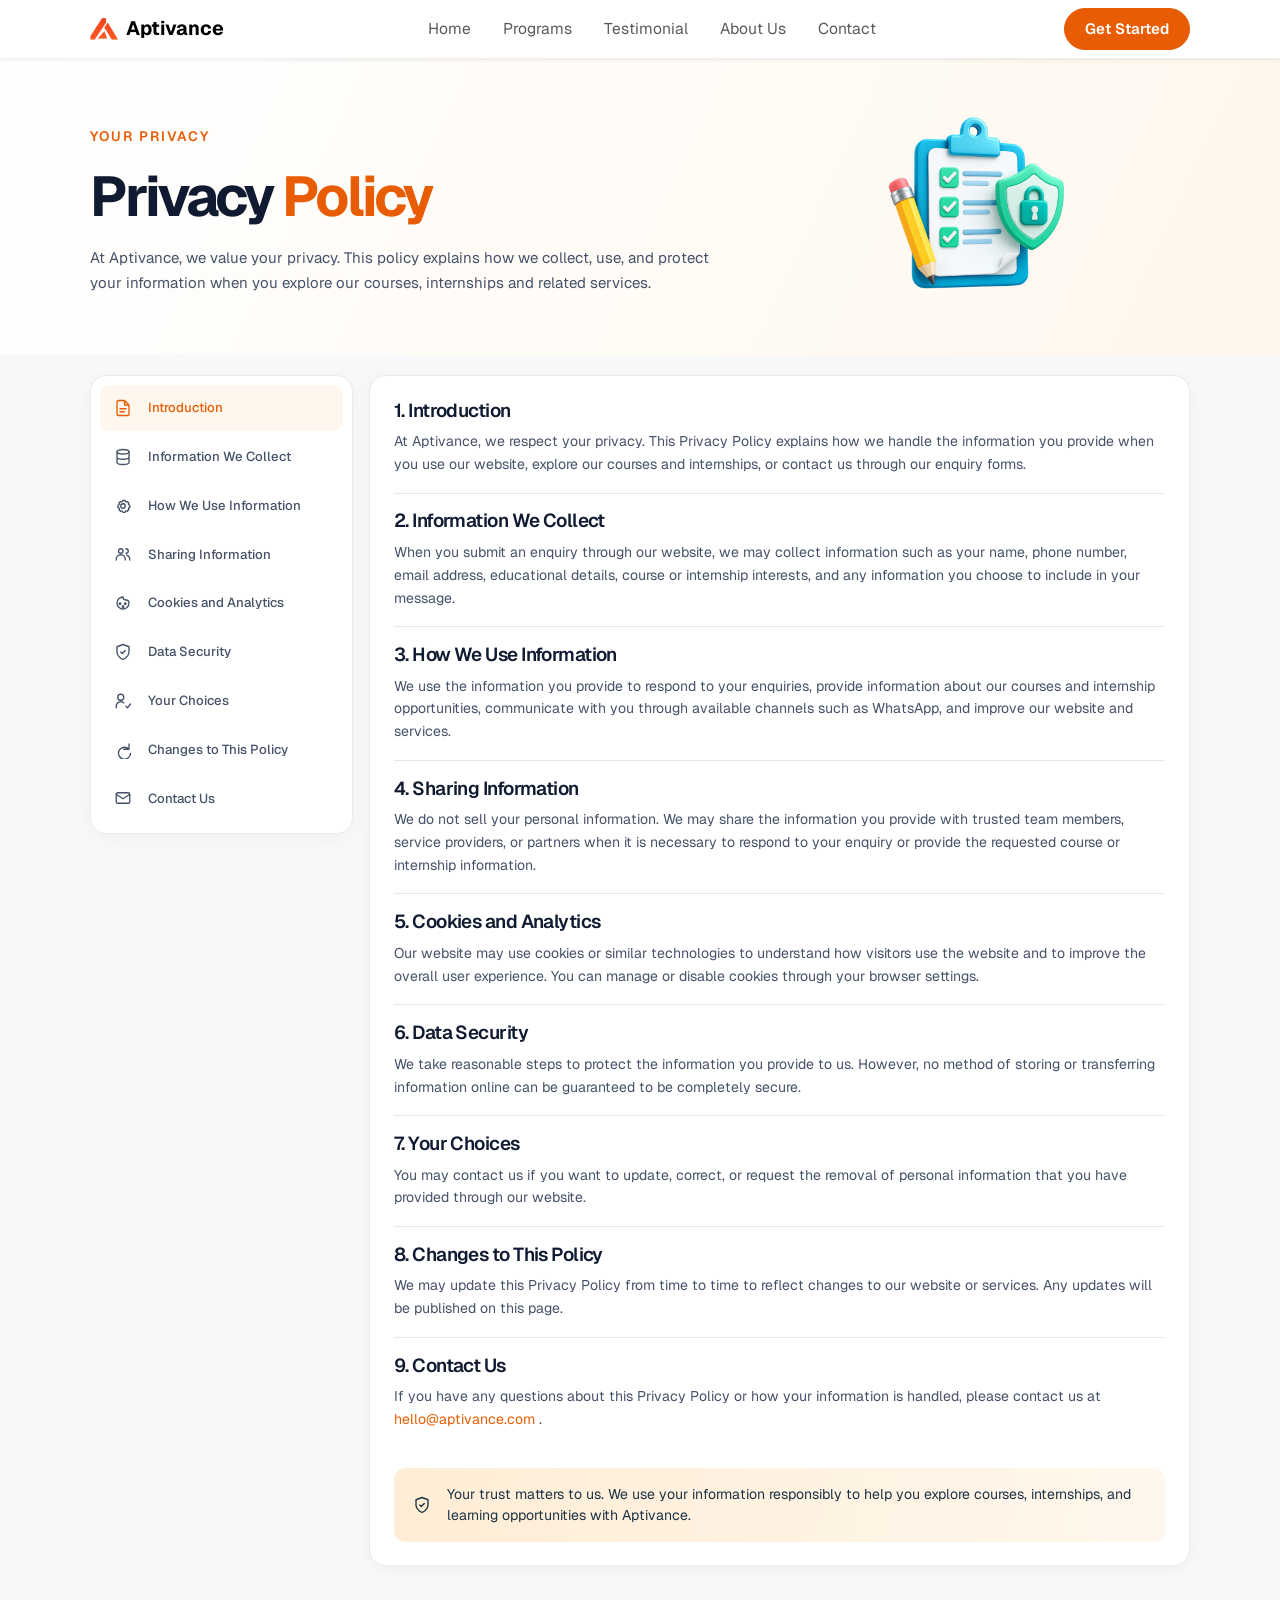
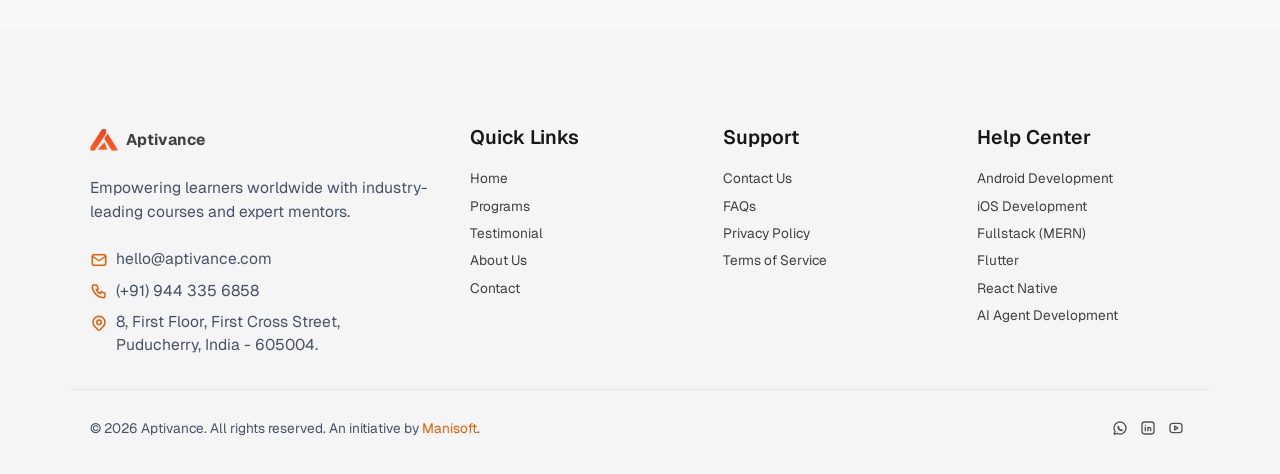
<file: privacy-policy/index.html>
<!doctype html>
<html lang="en">
  <head>
    <meta charset="utf-8" />
    <meta name="viewport" content="width=device-width, initial-scale=1" />
    <base href="../" />
    <title>Privacy Policy | Aptivance</title>

    <!-- Search metadata -->
    <meta name="description" content="Read Aptivance's Privacy Policy to understand how we collect, use and protect information related to courses, internships and enquiries." />
    <meta name="robots" content="index, follow" />
    <link rel="canonical" href="https://aptivance.in/privacy-policy/" />

    <!-- Open Graph metadata -->
    <meta property="og:type" content="website" />
    <meta property="og:title" content="Privacy Policy | Aptivance" />
    <meta property="og:description" content="How Aptivance collects, uses and protects information related to courses, internships and enquiries." />
    <meta property="og:url" content="https://aptivance.in/privacy-policy/" />
    <meta property="og:site_name" content="Aptivance" />
    <meta property="og:image" content="https://aptivance.in/assets/images/aptivance-social-preview.webp" />
    <meta property="og:image:secure_url" content="https://aptivance.in/assets/images/aptivance-social-preview.webp" />
    <meta property="og:image:type" content="image/webp" />
    <meta property="og:image:width" content="1200" />
    <meta property="og:image:height" content="630" />

    <!-- Twitter metadata -->
    <meta name="twitter:card" content="summary" />
    <meta name="twitter:title" content="Privacy Policy | Aptivance" />
    <meta name="twitter:description" content="How Aptivance collects, uses and protects information related to courses, internships and enquiries." />
    <meta name="twitter:image" content="https://aptivance.in/assets/images/aptivance-social-preview.webp" />

    <!-- Site assets -->
    <link rel="apple-touch-icon" sizes="180x180" href="../assets/images/favicon_io/apple-touch-icon.webp">
    <link rel="icon" type="image/png" sizes="32x32" href="../assets/images/favicon_io/favicon-32x32.png">
    <link rel="icon" type="image/png" sizes="16x16" href="../assets/images/favicon_io/favicon-16x16.png">
    <link rel="icon" href="../assets/images/favicon_io/favicon.ico" sizes="any">
    <link rel="manifest" href="../assets/images/favicon_io/site.webmanifest">
    <link rel="preconnect" href="https://fonts.googleapis.com">
    <link rel="preconnect" href="https://fonts.gstatic.com" crossorigin>
    <link rel="stylesheet" href="https://fonts.googleapis.com/css2?family=Geist:wght@100..900&display=swap">
    <link rel="stylesheet" href="../assets/css/style.min.css" />

    <!-- Page structured data -->
    <script type="application/ld+json">
      {
        "@context": "https://schema.org",
        "@graph": [
          {
            "@type": "WebPage",
            "@id": "https://aptivance.in/privacy-policy/#webpage",
            "url": "https://aptivance.in/privacy-policy/",
            "name": "Privacy Policy | Aptivance",
            "description": "How Aptivance collects, uses and protects information related to courses, internships and enquiries.",
            "isPartOf": { "@id": "https://aptivance.in/#website" },
            "about": { "@id": "https://aptivance.in/#organization" },
            "inLanguage": "en"
          },
          {
            "@type": "BreadcrumbList",
            "itemListElement": [
              { "@type": "ListItem", "position": 1, "name": "Home", "item": "https://aptivance.in/" },
              { "@type": "ListItem", "position": 2, "name": "Privacy Policy", "item": "https://aptivance.in/privacy-policy/" }
            ]
          }
        ]
      }
    </script>
  </head>
  <body class="legal-page">
    <div data-component="navbar"></div>
    <main>
      <section class="legal-hero">
        <div class="container">
          <div class="row align-items-center">
            <div class="col-lg-7">
              <div class="legal-hero-copy">
                <p
                  class="legal-eyebrow text-primary text-uppercase small fw-semibold"
                >
                  Your privacy
                </p>
                <h1 class="legal-title display-4 fw-bold mt-4 mb-4">
                  Privacy <span>Policy</span>
                </h1>
                <p class="legal-intro">
                  At Aptivance, we value your privacy. This policy explains how
                  we collect, use, and protect your information when you explore
                  our courses, internships and related services.
                </p>
              </div>
            </div>
            <div class="col-lg-5">
              <img
                class="legal-hero-art"
                src="../assets/images/legal/legal-illustration.webp"
                width="1247"
                height="1261"
                loading="lazy"
                decoding="async"
                alt="Privacy and data protection"
              />
            </div>
          </div>
        </div>
      </section>
      <section class="legal-main">
        <div class="container">
          <div class="row g-3 g-lg-4 legal-layout">
            <aside class="col-lg-3">
              <nav class="legal-sidebar legal-toc" aria-label="Privacy policy sections">
                <a class="active" href="#introduction"><svg class="legal-icon" aria-hidden="true"><use href="../assets/images/icons/legal-icons.svg#document"></use></svg>Introduction</a>
                <a href="#collect"><svg class="legal-icon" aria-hidden="true"><use href="../assets/images/icons/legal-icons.svg#database"></use></svg>Information We Collect</a>
                <a href="#use"><svg class="legal-icon" aria-hidden="true"><use href="../assets/images/icons/legal-icons.svg#settings"></use></svg>How We Use Information</a>
                <a href="#sharing"><svg class="legal-icon" aria-hidden="true"><use href="../assets/images/icons/legal-icons.svg#users"></use></svg>Sharing Information</a>
                <a href="#cookies"><svg class="legal-icon" aria-hidden="true"><use href="../assets/images/icons/legal-icons.svg#cookie"></use></svg>Cookies and Analytics</a>
                <a href="#security"><svg class="legal-icon" aria-hidden="true"><use href="../assets/images/icons/legal-icons.svg#shield"></use></svg>Data Security</a>
                <a href="#choices"><svg class="legal-icon" aria-hidden="true"><use href="../assets/images/icons/legal-icons.svg#user-check"></use></svg>Your Choices</a>
                <a href="#changes"><svg class="legal-icon" aria-hidden="true"><use href="../assets/images/icons/legal-icons.svg#refresh"></use></svg>Changes to This Policy</a>
                <a href="#contact"><svg class="legal-icon" aria-hidden="true"><use href="../assets/images/icons/legal-icons.svg#mail"></use></svg>Contact Us</a>
              </nav>
            </aside>
            <div class="col-lg-9">
              <article class="legal-content">
                <section class="legal-section" id="introduction">
                  <h2>1. Introduction</h2>
                  <p>
                    At Aptivance, we respect your privacy. This Privacy Policy explains
                    how we handle the information you provide when you use our website,
                    explore our courses and internships, or contact us through our enquiry
                    forms.
                  </p>
                </section>
                <section class="legal-section" id="collect">
                  <h2>2. Information We Collect</h2>
                  <p>
                    When you submit an enquiry through our website, we may collect
                    information such as your name, phone number, email address, educational
                    details, course or internship interests, and any information you choose
                    to include in your message.
                  </p>
                </section>
                <section class="legal-section" id="use">
                  <h2>3. How We Use Information</h2>
                  <p>
                    We use the information you provide to respond to your enquiries, provide
                    information about our courses and internship opportunities, communicate
                    with you through available channels such as WhatsApp, and improve our
                    website and services.
                  </p>
                </section>
                <section class="legal-section" id="sharing">
                  <h2>4. Sharing Information</h2>
                  <p>
                    We do not sell your personal information. We may share the information
                    you provide with trusted team members, service providers, or partners
                    when it is necessary to respond to your enquiry or provide the requested
                    course or internship information.
                  </p>
                </section>
                <section class="legal-section" id="cookies">
                  <h2>5. Cookies and Analytics</h2>
                  <p>
                    Our website may use cookies or similar technologies to understand how
                    visitors use the website and to improve the overall user experience.
                    You can manage or disable cookies through your browser settings.
                  </p>
                </section>
                <section class="legal-section" id="security">
                  <h2>6. Data Security</h2>
                  <p>
                    We take reasonable steps to protect the information you provide to us.
                    However, no method of storing or transferring information online can be
                    guaranteed to be completely secure.
                  </p>
                </section>
                <section class="legal-section" id="choices">
                  <h2>7. Your Choices</h2>
                  <p>
                    You may contact us if you want to update, correct, or request the removal
                    of personal information that you have provided through our website.
                  </p>
                </section>
                <section class="legal-section" id="changes">
                  <h2>8. Changes to This Policy</h2>
                  <p>
                    We may update this Privacy Policy from time to time to reflect changes
                    to our website or services. Any updates will be published on this page.
                  </p>
                </section>
                <section class="legal-section" id="contact">
                  <h2>9. Contact Us</h2>
                  <p>
                    If you have any questions about this Privacy Policy or how your
                    information is handled, please contact us at
                    <a class="link-primary" href="mailto:hello@aptivance.com">
                      hello@aptivance.com
                    </a>.
                  </p>
                </section>
                <div class="legal-note">
                  <svg class="legal-icon" aria-hidden="true">
                    <use href="../assets/images/icons/legal-icons.svg#shield"></use>
                  </svg>
                  <span>
                    Your trust matters to us. We use your information responsibly to help
                    you explore courses, internships, and learning opportunities with Aptivance.
                  </span>
                </div>
              </article>
            </div>
          </div>
        </div>
      </section>
    </main>
    <div data-component="footer"></div>
    <script src="../assets/js/layout.js"></script>
    <script src="../assets/js/bootstrap.bundle.min.js"></script>
  </body>
</html>
</file>
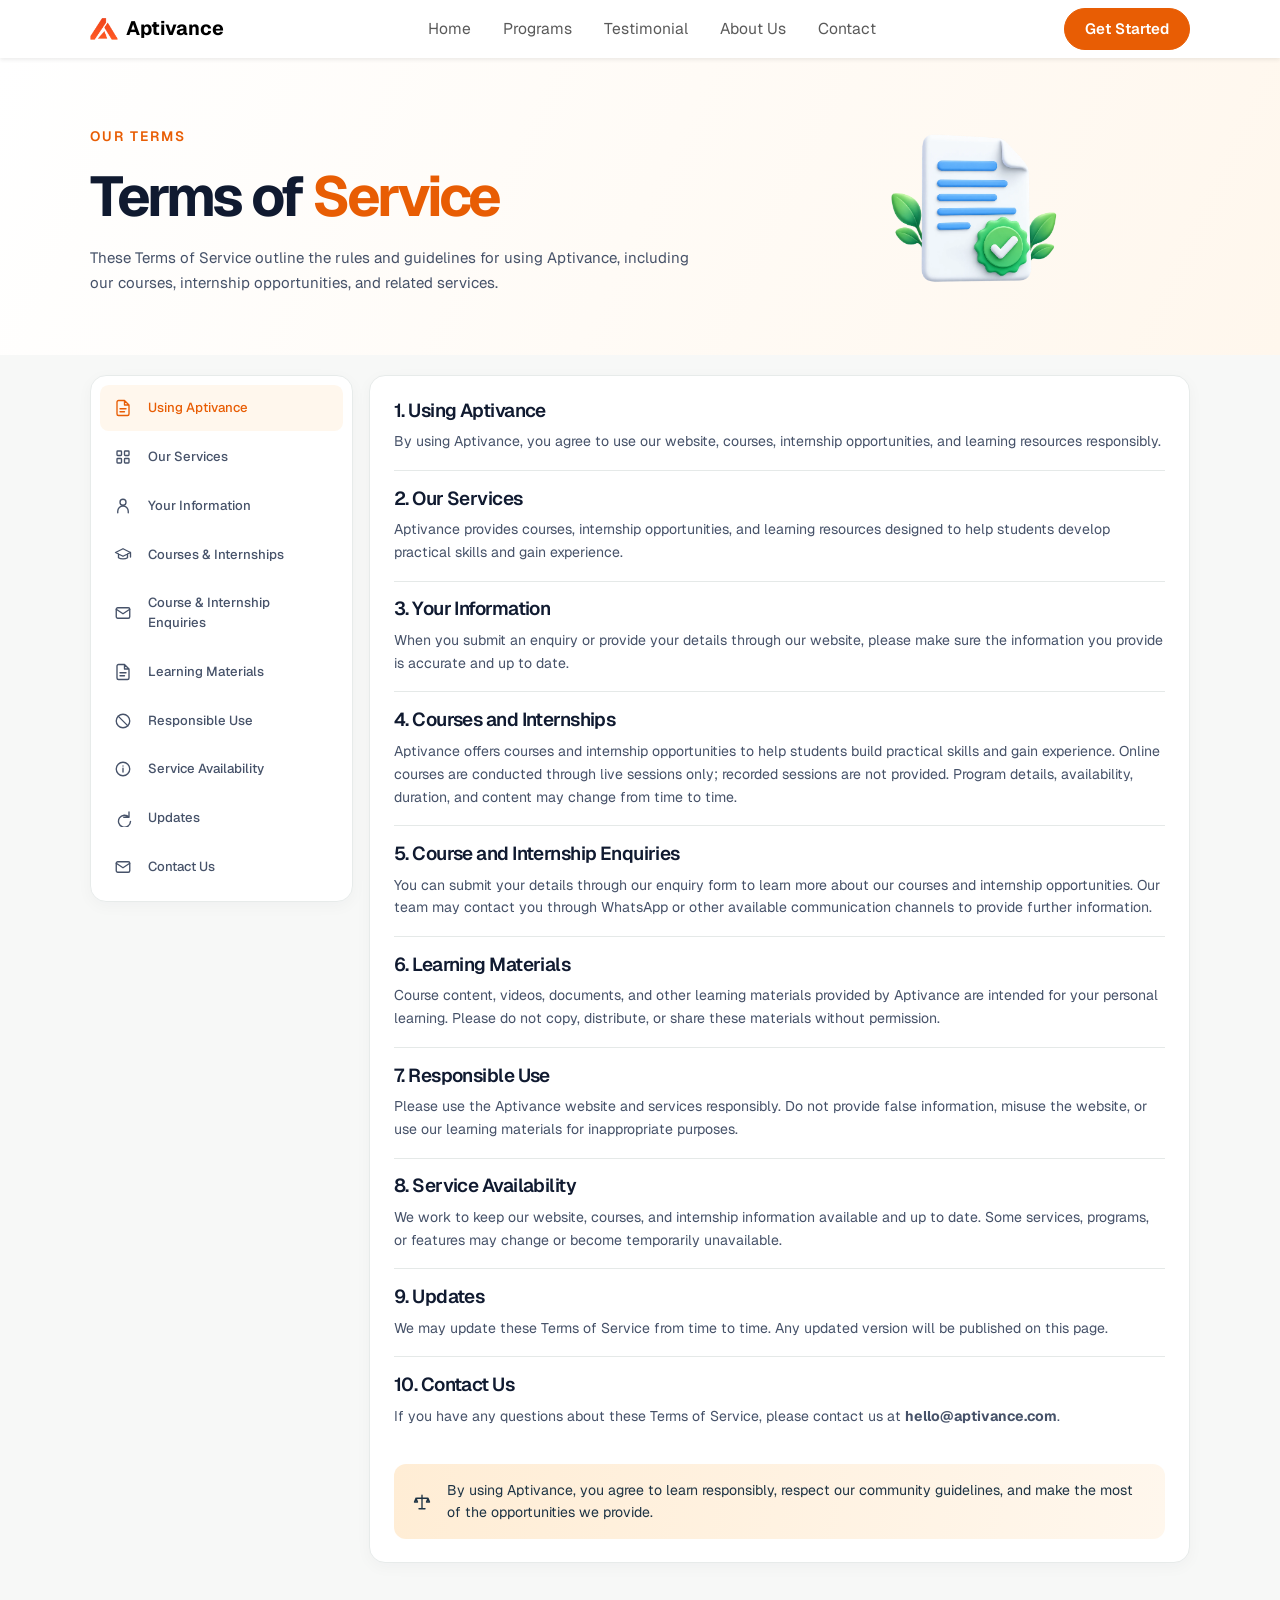
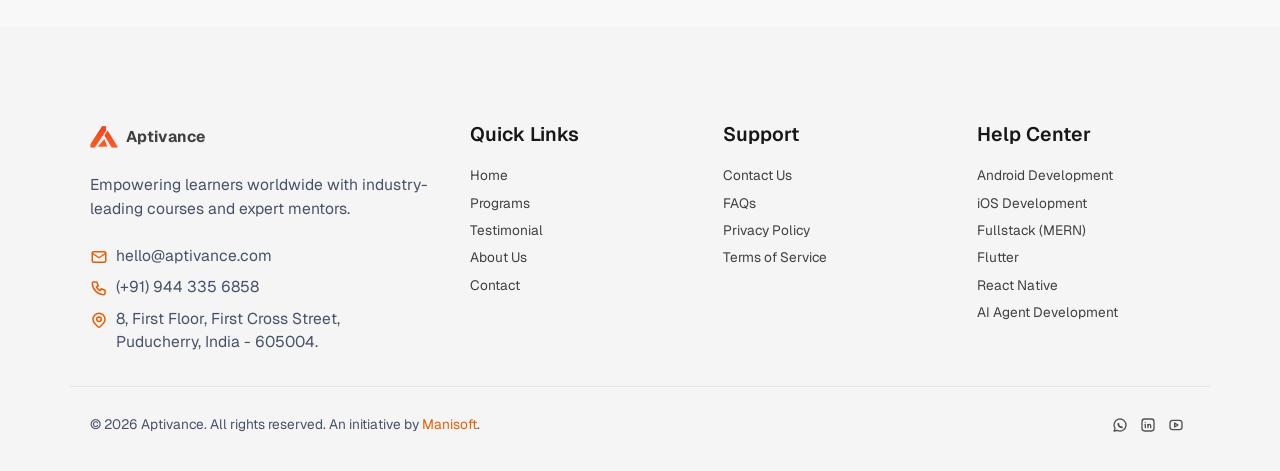
<file: terms-of-service/index.html>
<!DOCTYPE html>
<html lang="en">
<head>
  <meta charset="utf-8">
  <meta name="viewport" content="width=device-width, initial-scale=1">
  <base href="../">
  <title>Terms of Service | Aptivance</title>

  <!-- Search metadata -->
  <meta name="description" content="Read the Aptivance Terms of Service for the rules and guidelines covering our courses, internship opportunities and related services.">
  <meta name="robots" content="index, follow">
  <link rel="canonical" href="https://aptivance.in/terms-of-service/">

  <!-- Open Graph metadata -->
  <meta property="og:type" content="website">
  <meta property="og:title" content="Terms of Service | Aptivance">
  <meta property="og:description" content="Rules and guidelines for using Aptivance courses, internship opportunities and related services.">
  <meta property="og:url" content="https://aptivance.in/terms-of-service/">
  <meta property="og:site_name" content="Aptivance">
  <meta property="og:image" content="https://aptivance.in/assets/images/aptivance-social-preview.webp">
  <meta property="og:image:secure_url" content="https://aptivance.in/assets/images/aptivance-social-preview.webp">
  <meta property="og:image:type" content="image/webp">
  <meta property="og:image:width" content="1200">
  <meta property="og:image:height" content="630">

  <!-- Twitter metadata -->
  <meta name="twitter:card" content="summary">
  <meta name="twitter:title" content="Terms of Service | Aptivance">
  <meta name="twitter:description" content="Rules and guidelines for using Aptivance courses, internship opportunities and related services.">
  <meta name="twitter:image" content="https://aptivance.in/assets/images/aptivance-social-preview.webp">

  <!-- Site assets -->
  <link rel="apple-touch-icon" sizes="180x180" href="../assets/images/favicon_io/apple-touch-icon.webp">
  <link rel="icon" type="image/png" sizes="32x32" href="../assets/images/favicon_io/favicon-32x32.png">
  <link rel="icon" type="image/png" sizes="16x16" href="../assets/images/favicon_io/favicon-16x16.png">
  <link rel="icon" href="../assets/images/favicon_io/favicon.ico" sizes="any">
  <link rel="manifest" href="../assets/images/favicon_io/site.webmanifest">
  <link rel="preconnect" href="https://fonts.googleapis.com">
  <link rel="preconnect" href="https://fonts.gstatic.com" crossorigin>
  <link rel="stylesheet" href="https://fonts.googleapis.com/css2?family=Geist:wght@100..900&display=swap">
  <link rel="stylesheet" href="../assets/css/style.min.css">

  <!-- Page structured data -->
  <script type="application/ld+json">
    {
      "@context": "https://schema.org",
      "@graph": [
        {
          "@type": "WebPage",
          "@id": "https://aptivance.in/terms-of-service/#webpage",
          "url": "https://aptivance.in/terms-of-service/",
          "name": "Terms of Service | Aptivance",
          "description": "Rules and guidelines for using Aptivance courses, internship opportunities and related services.",
          "isPartOf": { "@id": "https://aptivance.in/#website" },
          "about": { "@id": "https://aptivance.in/#organization" },
          "inLanguage": "en"
        },
        {
          "@type": "BreadcrumbList",
          "itemListElement": [
            { "@type": "ListItem", "position": 1, "name": "Home", "item": "https://aptivance.in/" },
            { "@type": "ListItem", "position": 2, "name": "Terms of Service", "item": "https://aptivance.in/terms-of-service/" }
          ]
        }
      ]
    }
  </script>
</head>
<body class="legal-page">
  <div data-component="navbar"></div>
  <main>
    <section class="legal-hero">
      <div class="container">
        <div class="row align-items-center">
          <div class="col-lg-7">
            <div class="legal-hero-copy">
              <p class="legal-eyebrow text-primary text-uppercase small fw-semibold">Our terms</p>
              <h1 class="legal-title display-4 fw-bold mt-4 mb-4">Terms of
              <span>Service</span></h1>
              <p class="legal-intro">These Terms of Service outline the rules and guidelines for
              using Aptivance, including our courses, internship opportunities, and related
              services.</p>
            </div>
          </div>
          <div class="col-lg-5"><img class="legal-hero-art" src=
          "../assets/images/legal/terms-illustration.webp" width="1230" height="1278" loading="lazy" decoding="async" alt="Terms of service"></div>
        </div>
      </div>
    </section>
    <section class="legal-main">
      <div class="container">
        <div class="row g-3 g-lg-4 legal-layout">
          <aside class="col-lg-3">
            <nav class="legal-sidebar legal-toc" aria-label="Terms of service sections">
              <a class="active" href="#acceptance"><svg class="legal-icon" aria-hidden="true"><use href="../assets/images/icons/legal-icons.svg#document"></use></svg>Using Aptivance</a>
              <a href="#services"><svg class="legal-icon" aria-hidden="true"><use href="../assets/images/icons/legal-icons.svg#grid"></use></svg>Our Services</a>
              <a href="#accounts"><svg class="legal-icon" aria-hidden="true"><use href="../assets/images/icons/legal-icons.svg#user"></use></svg>Your Information</a>
              <a href="#courses"><svg class="legal-icon" aria-hidden="true"><use href="../assets/images/icons/legal-icons.svg#graduation"></use></svg>Courses &amp; Internships</a>
              <a href="#enquiries"><svg class="legal-icon" aria-hidden="true"><use href="../assets/images/icons/legal-icons.svg#mail"></use></svg>Course &amp; Internship Enquiries</a>
              <a href="#materials"><svg class="legal-icon" aria-hidden="true"><use href="../assets/images/icons/legal-icons.svg#document"></use></svg>Learning Materials</a>
              <a href="#responsible-use"><svg class="legal-icon" aria-hidden="true"><use href="../assets/images/icons/legal-icons.svg#ban"></use></svg>Responsible Use</a>
              <a href="#availability"><svg class="legal-icon" aria-hidden="true"><use href="../assets/images/icons/legal-icons.svg#info"></use></svg>Service Availability</a>
              <a href="#updates"><svg class="legal-icon" aria-hidden="true"><use href="../assets/images/icons/legal-icons.svg#refresh"></use></svg>Updates</a>
              <a href="#contact"><svg class="legal-icon" aria-hidden="true"><use href="../assets/images/icons/legal-icons.svg#mail"></use></svg>Contact Us</a>
            </nav>
          </aside>
          <div class="col-lg-9">
            <article class="legal-content">
              <section class="legal-section" id="acceptance">
                <h2>1. Using Aptivance</h2>
                <p>
                  By using Aptivance, you agree to use our website, courses, internship
                  opportunities, and learning resources responsibly.
                </p>
              </section>
              <section class="legal-section" id="services">
                <h2>2. Our Services</h2>
                <p>
                  Aptivance provides courses, internship opportunities, and learning
                  resources designed to help students develop practical skills and gain
                  experience.
                </p>
              </section>
              <section class="legal-section" id="accounts">
                <h2>3. Your Information</h2>
                <p>
                  When you submit an enquiry or provide your details through our website,
                  please make sure the information you provide is accurate and up to date.
                </p>
              </section>
              <section class="legal-section" id="courses">
                <h2>4. Courses and Internships</h2>
                <p>
                  Aptivance offers courses and internship opportunities to help students
                  build practical skills and gain experience. Online courses are conducted
                  through live sessions only; recorded sessions are not provided. Program
                  details, availability, duration, and content may change from time to time.
                </p>
              </section>
              <section class="legal-section" id="enquiries">
                <h2>5. Course and Internship Enquiries</h2>
                <p>
                  You can submit your details through our enquiry form to learn more about
                  our courses and internship opportunities. Our team may contact you through
                  WhatsApp or other available communication channels to provide further
                  information.
                </p>
              </section>
              <section class="legal-section" id="materials">
                <h2>6. Learning Materials</h2>
                <p>
                  Course content, videos, documents, and other learning materials provided
                  by Aptivance are intended for your personal learning. Please do not copy,
                  distribute, or share these materials without permission.
                </p>
              </section>
              <section class="legal-section" id="responsible-use">
                <h2>7. Responsible Use</h2>
                <p>
                  Please use the Aptivance website and services responsibly. Do not provide
                  false information, misuse the website, or use our learning materials for
                  inappropriate purposes.
                </p>
              </section>
              <section class="legal-section" id="availability">
                <h2>8. Service Availability</h2>
                <p>
                  We work to keep our website, courses, and internship information
                  available and up to date. Some services, programs, or features may
                  change or become temporarily unavailable.
                </p>
              </section>
              <section class="legal-section" id="updates">
                <h2>9. Updates</h2>
                <p>
                  We may update these Terms of Service from time to time. Any updated
                  version will be published on this page.
                </p>
              </section>
              <section class="legal-section" id="contact">
                <h2>10. Contact Us</h2>
                <p>
                  If you have any questions about these Terms of Service, please contact us
                  at <strong>hello@aptivance.com</strong>.
                </p>
              </section>
              <div class="legal-note">
                <svg class="legal-icon" aria-hidden="true"><use href="../assets/images/icons/legal-icons.svg#scale"></use></svg><span>By using Aptivance, you agree to learn responsibly, respect our community
                guidelines, and make the most of the opportunities we provide.</span>
              </div>
            </article>
          </div>
        </div>
      </div>
    </section>
  </main>
  <div data-component="footer"></div>
  <script src="../assets/js/layout.js"></script>
  <script src="../assets/js/bootstrap.bundle.min.js"></script>
</body>
</html>
</file>
